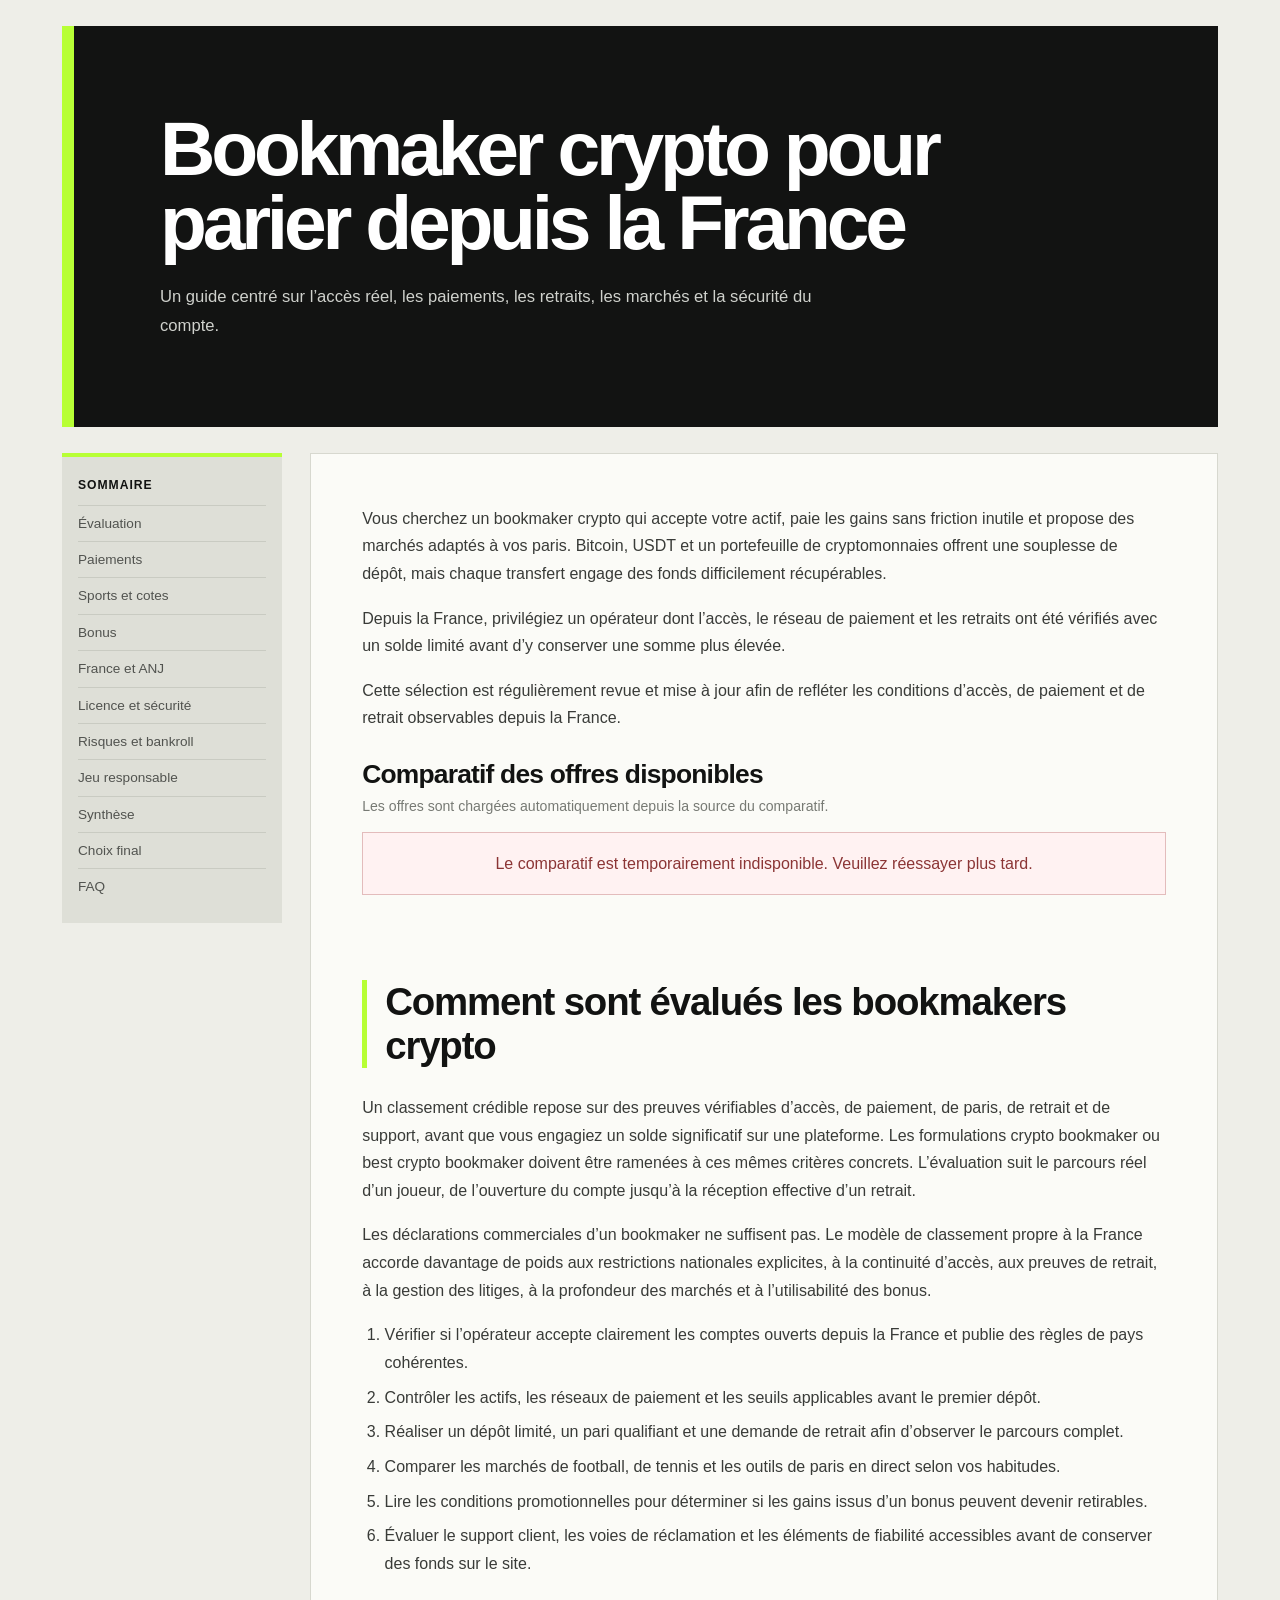
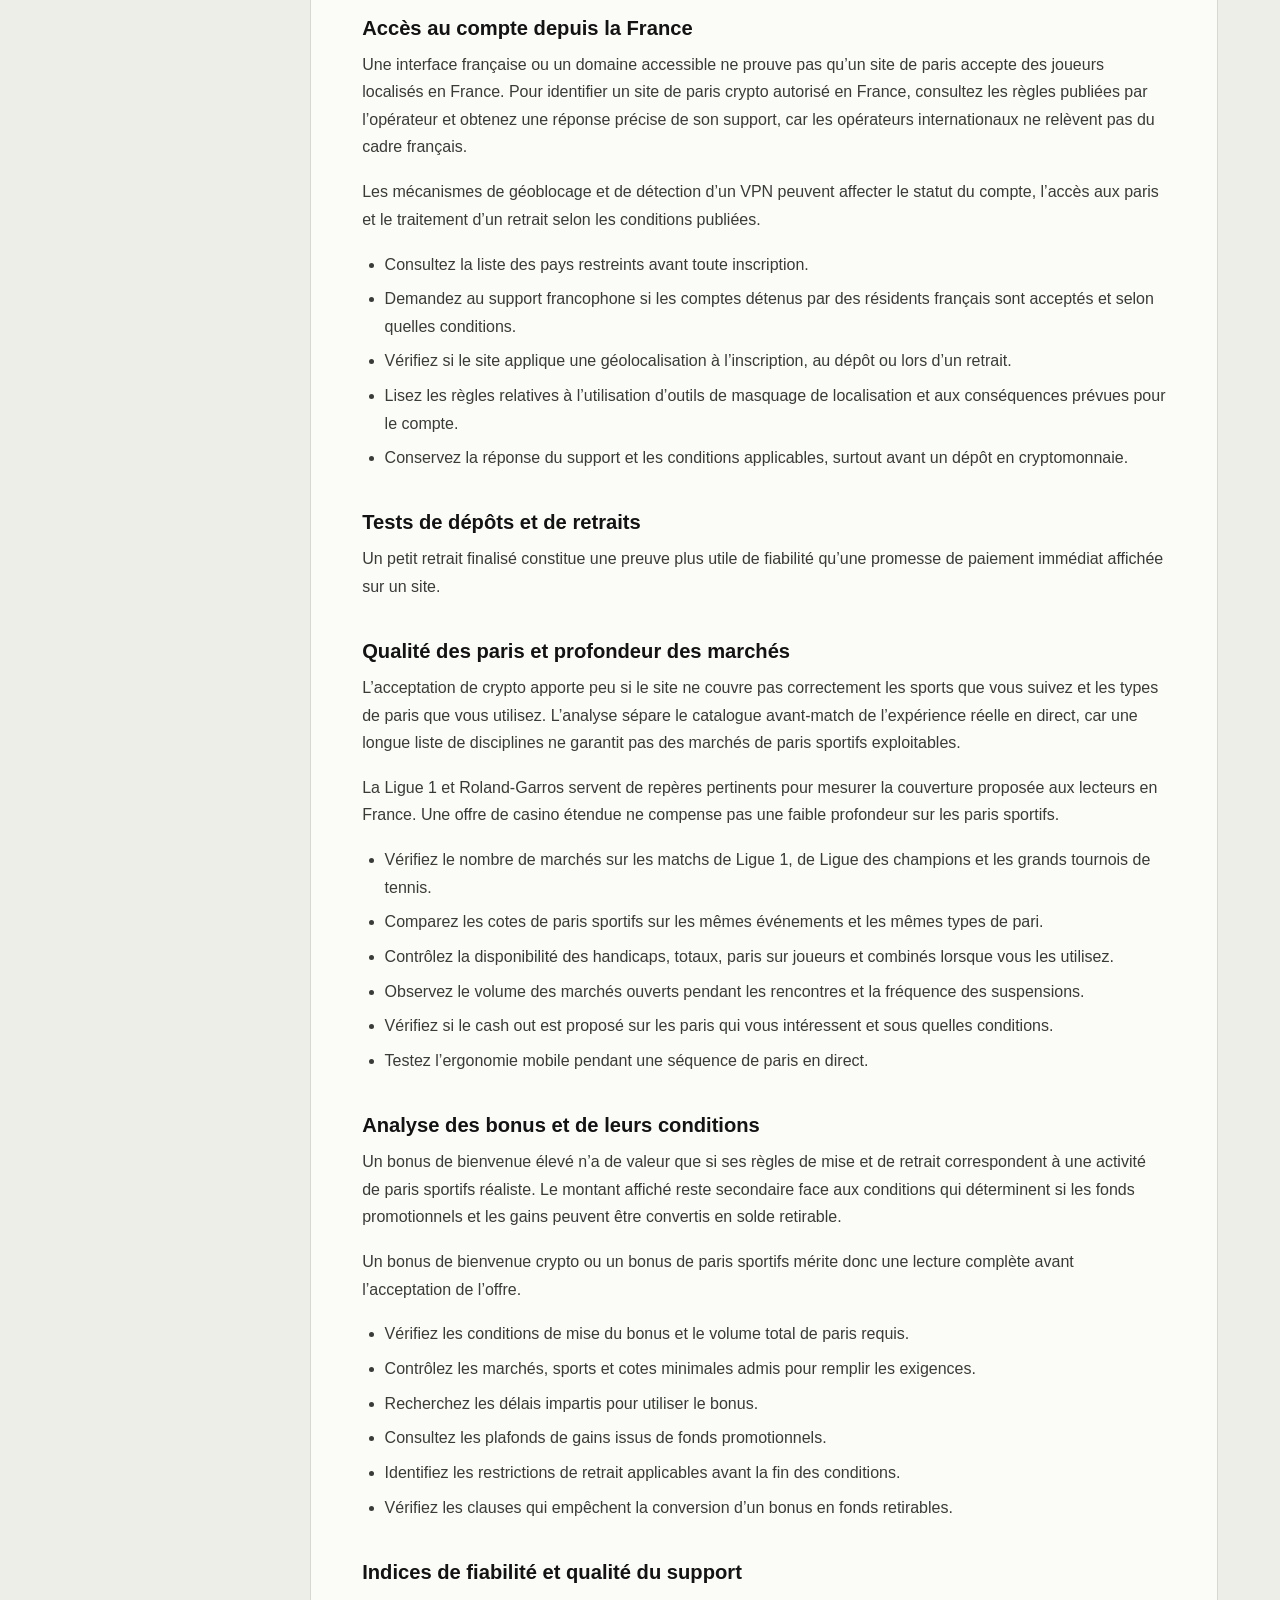
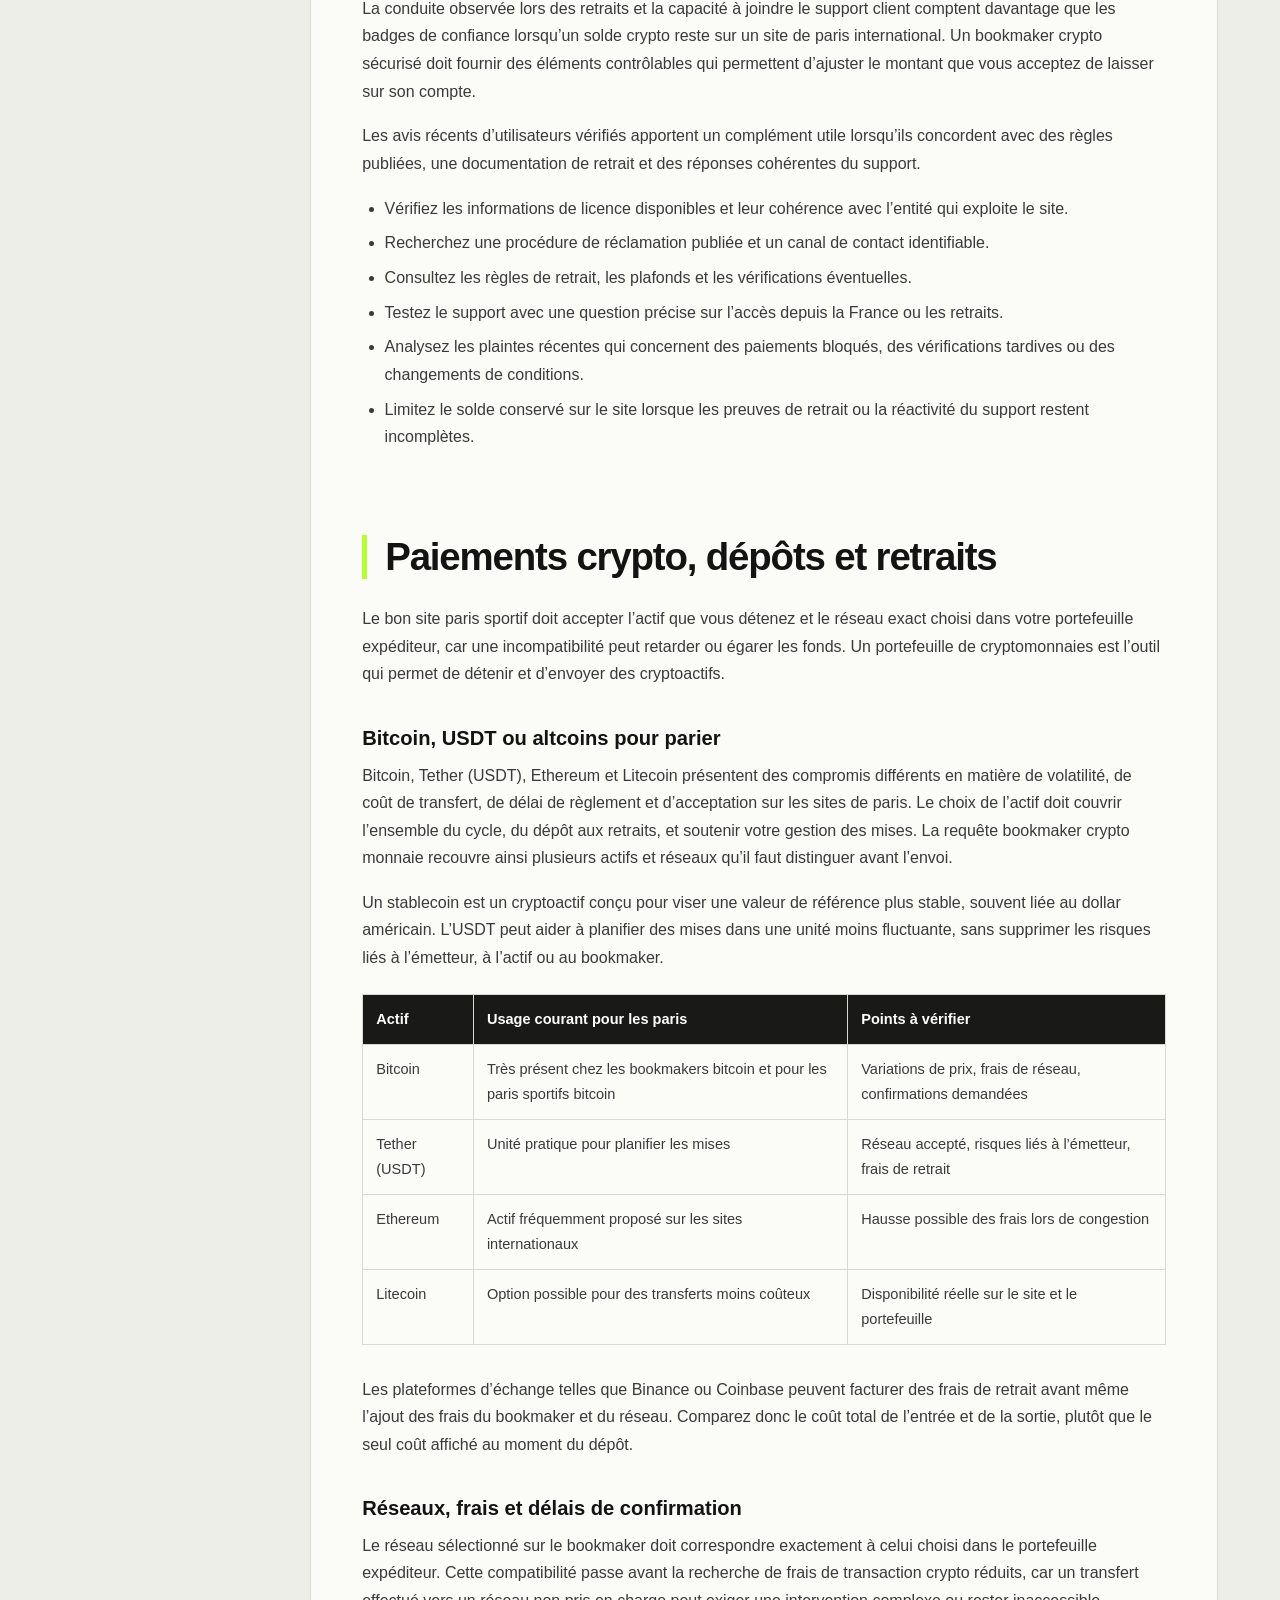
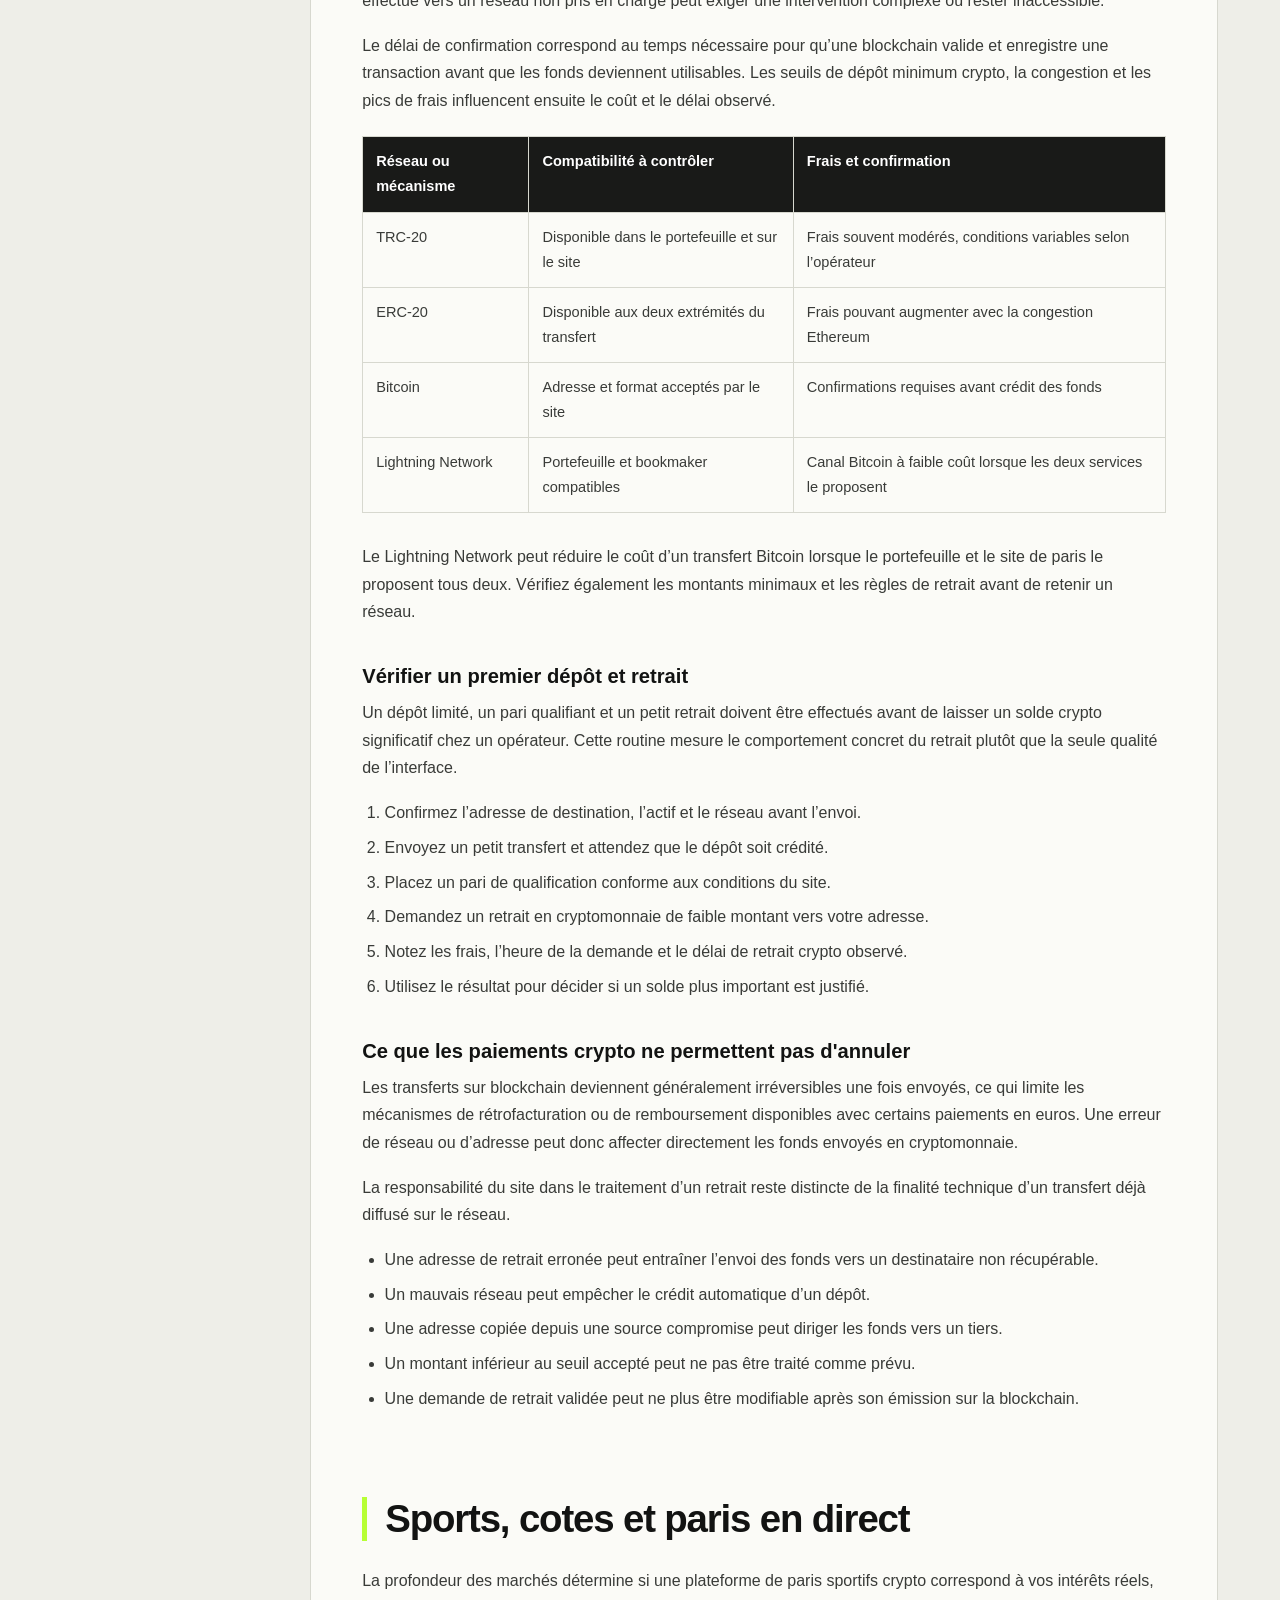
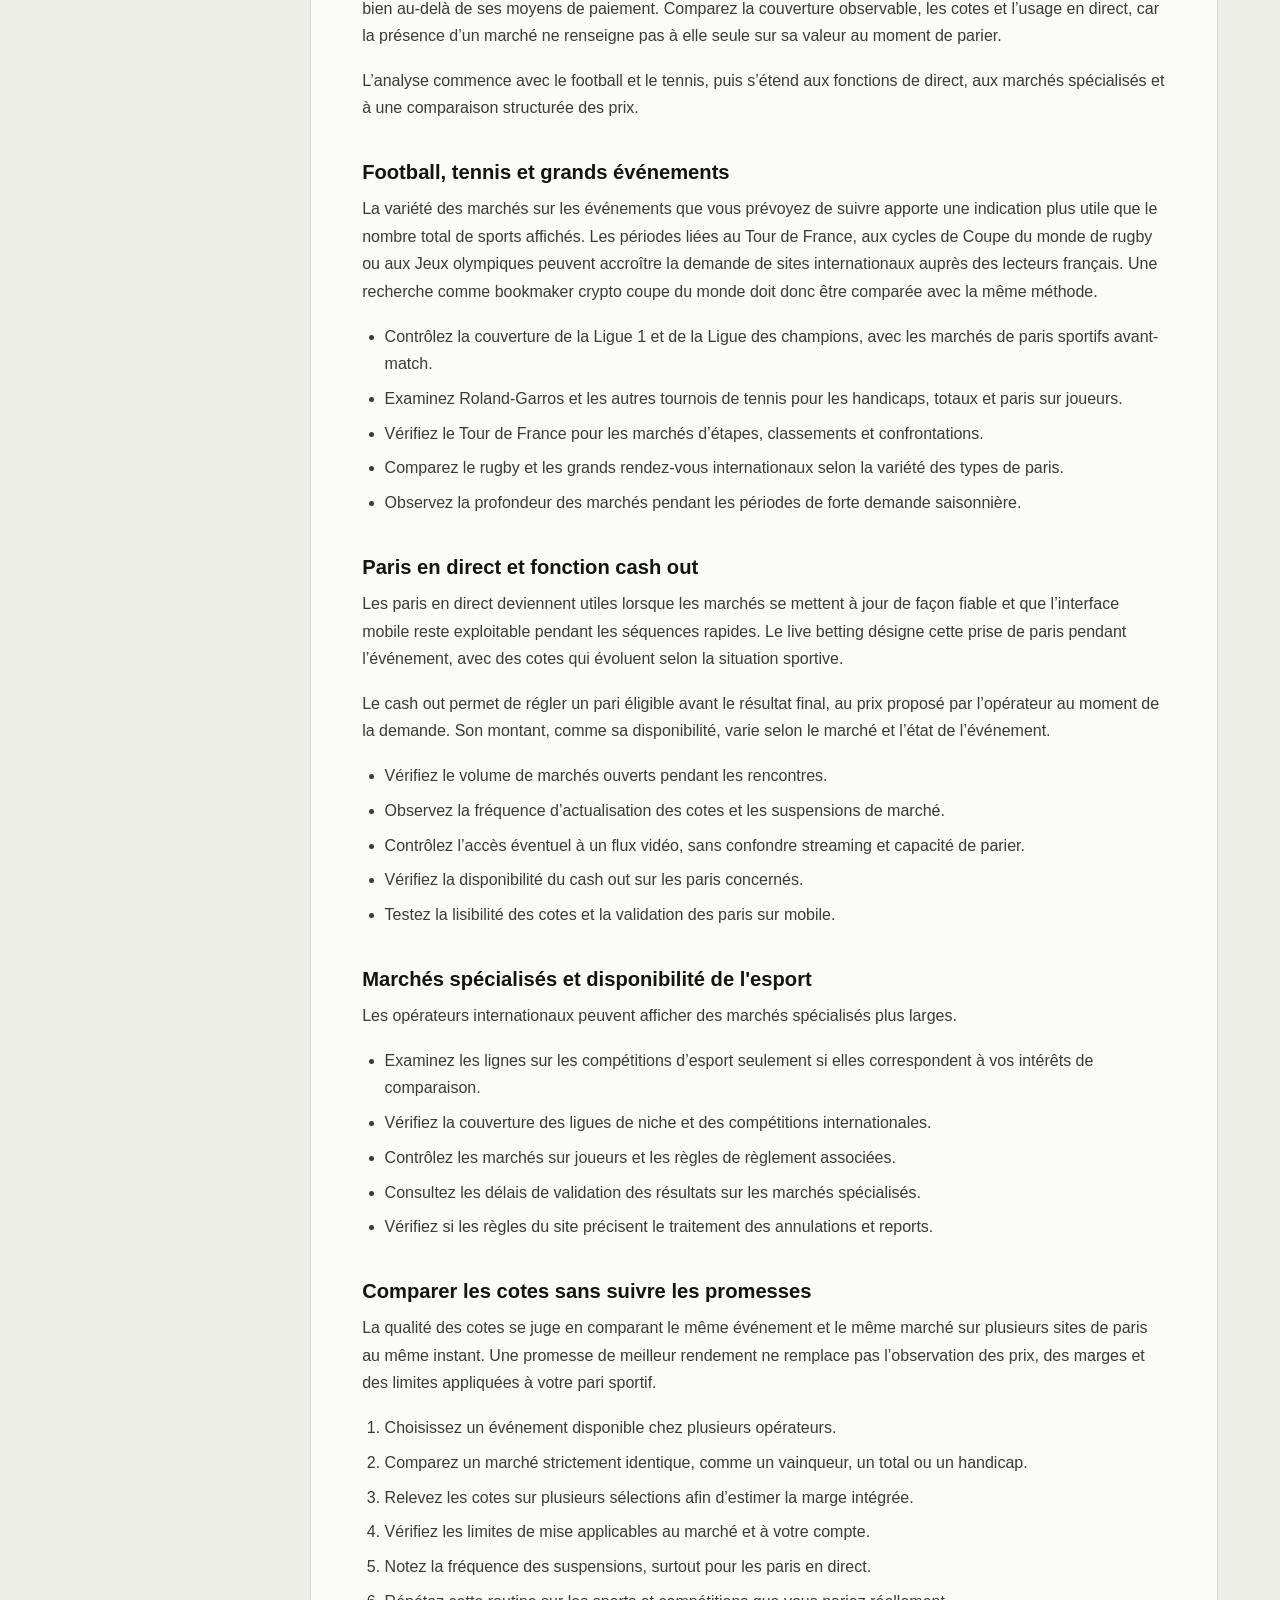
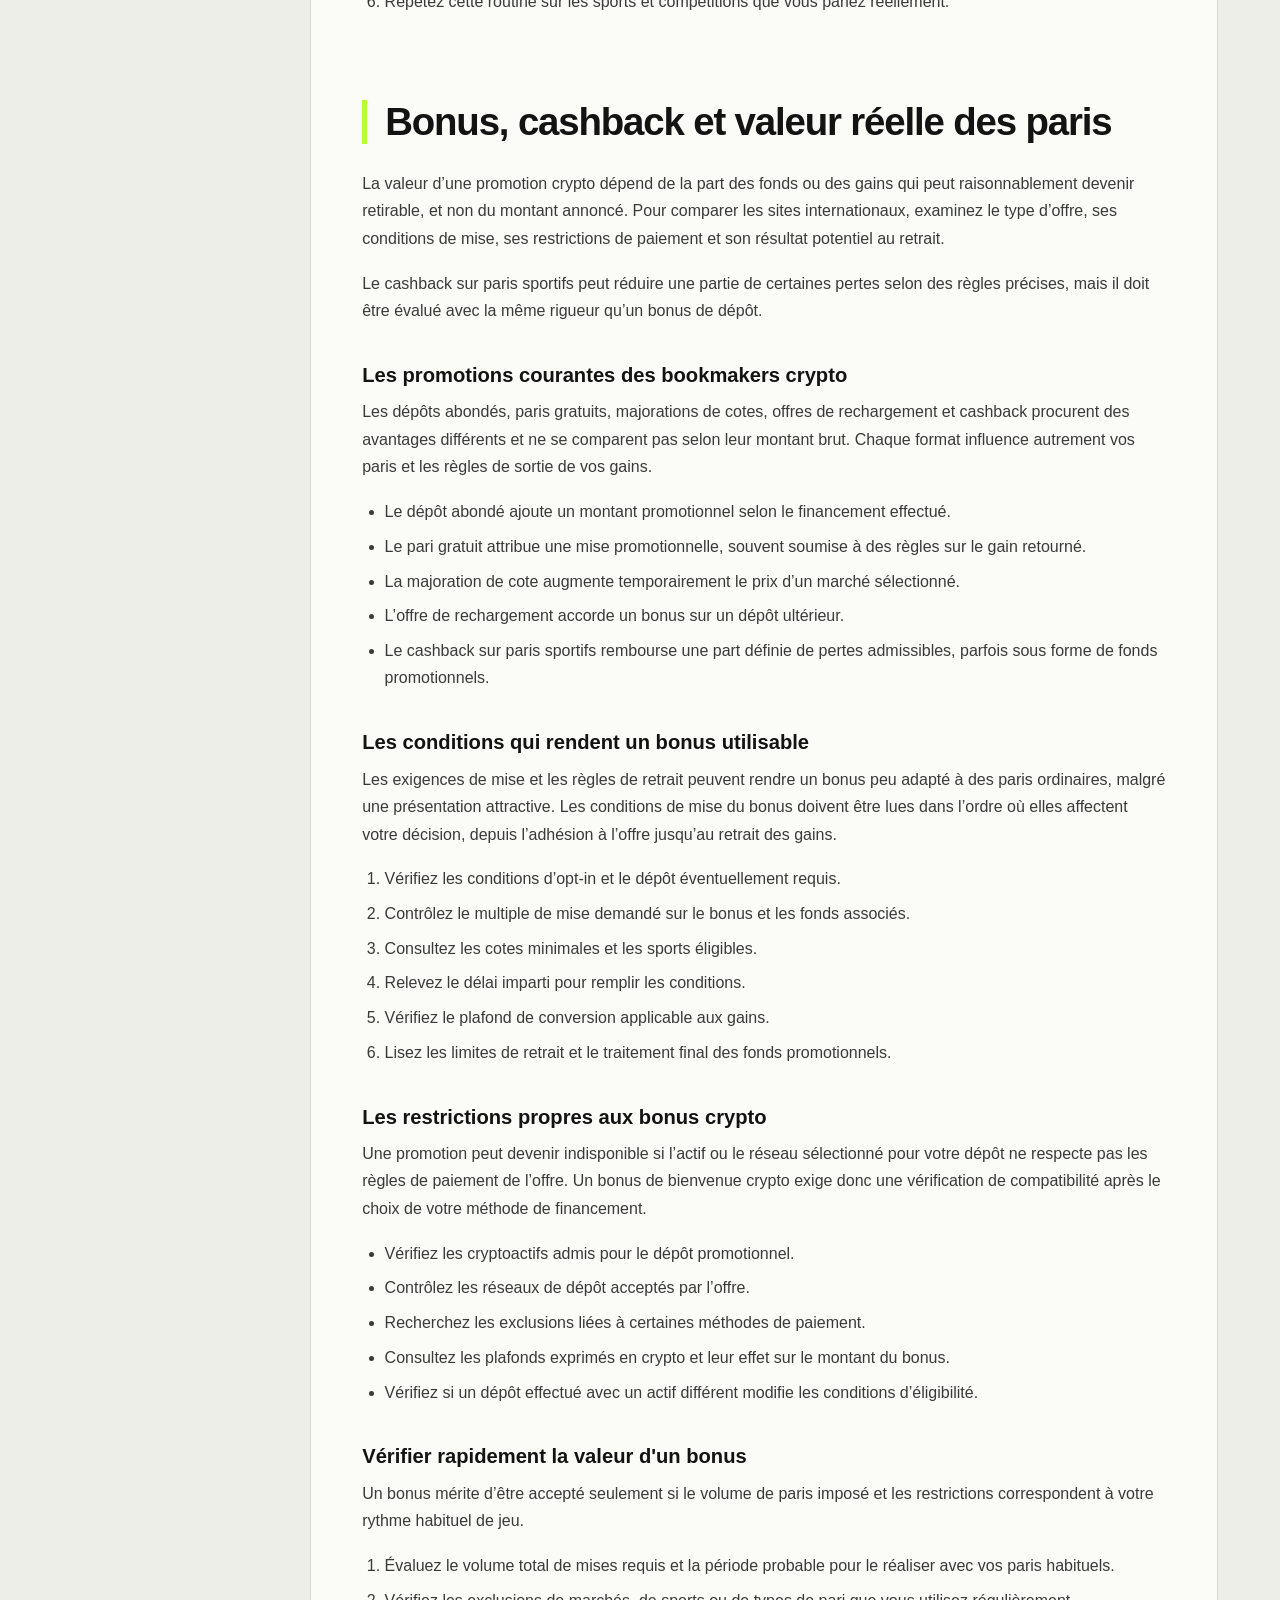
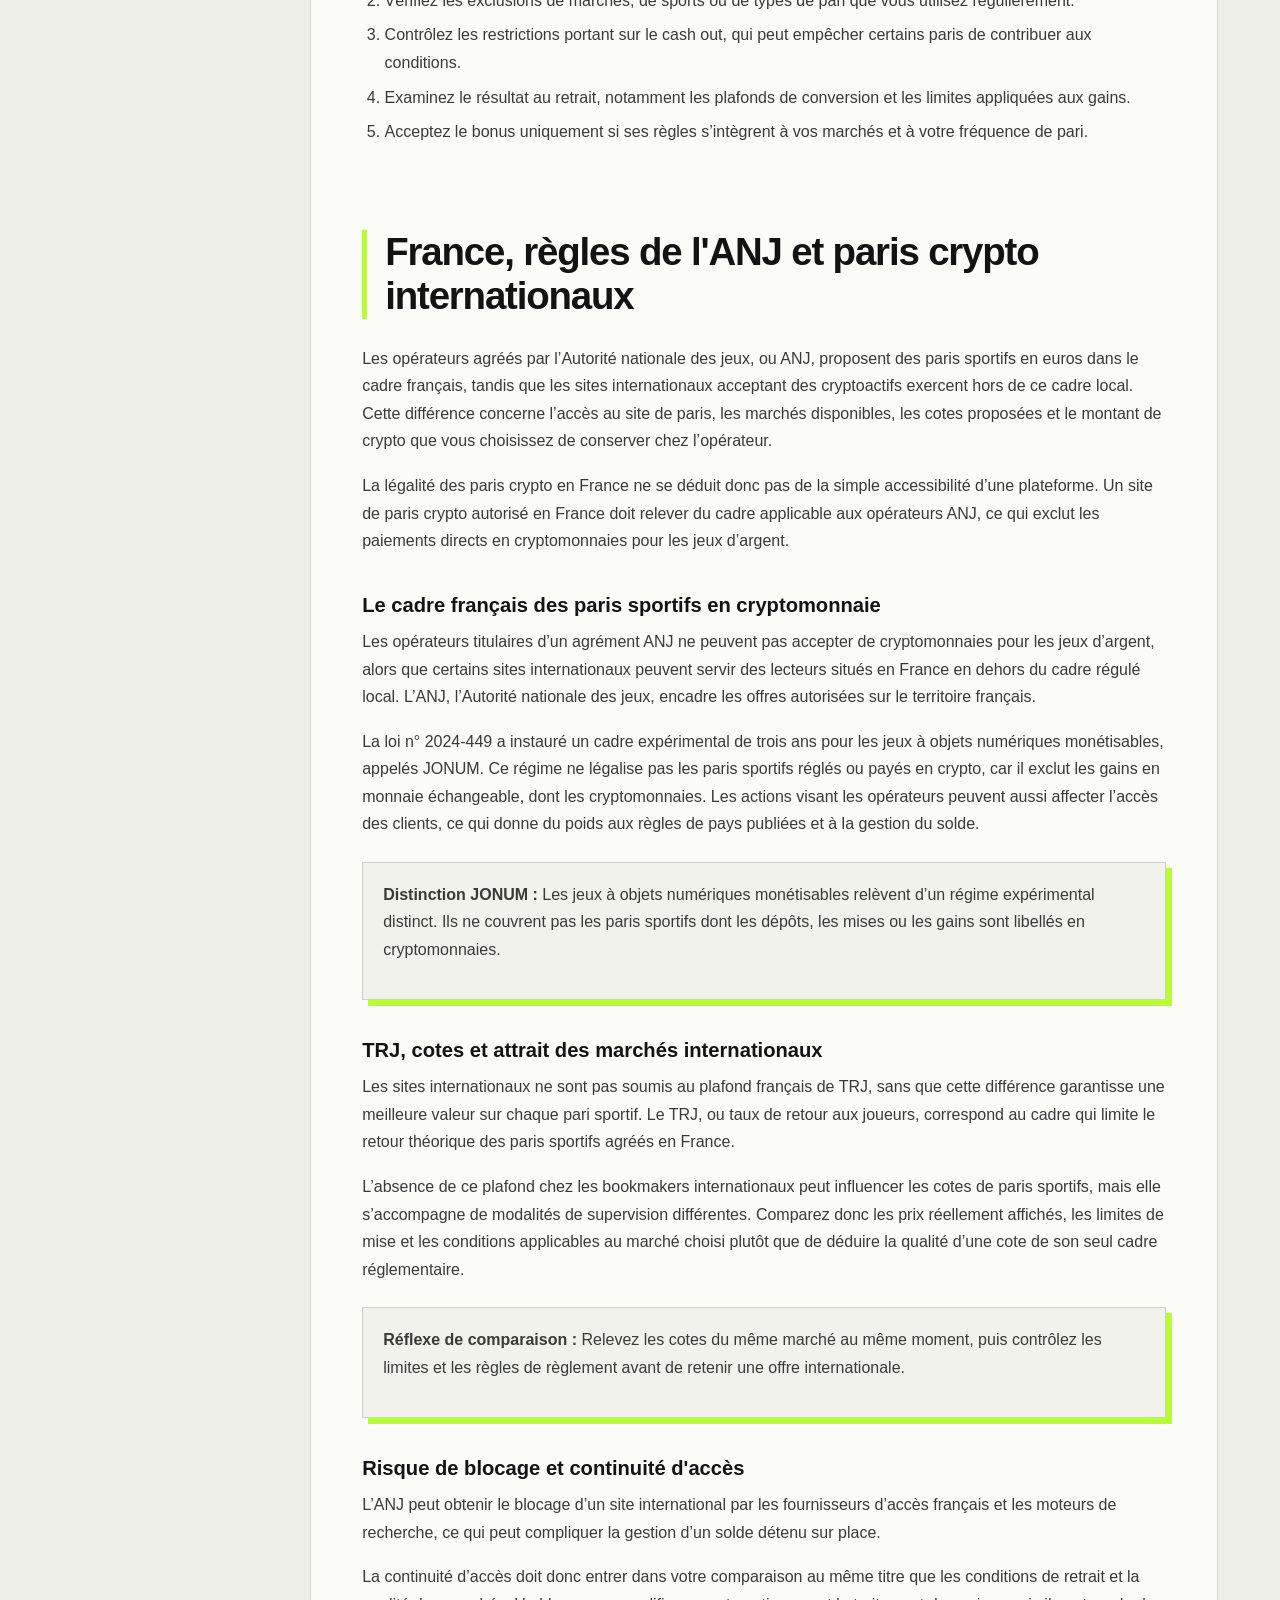
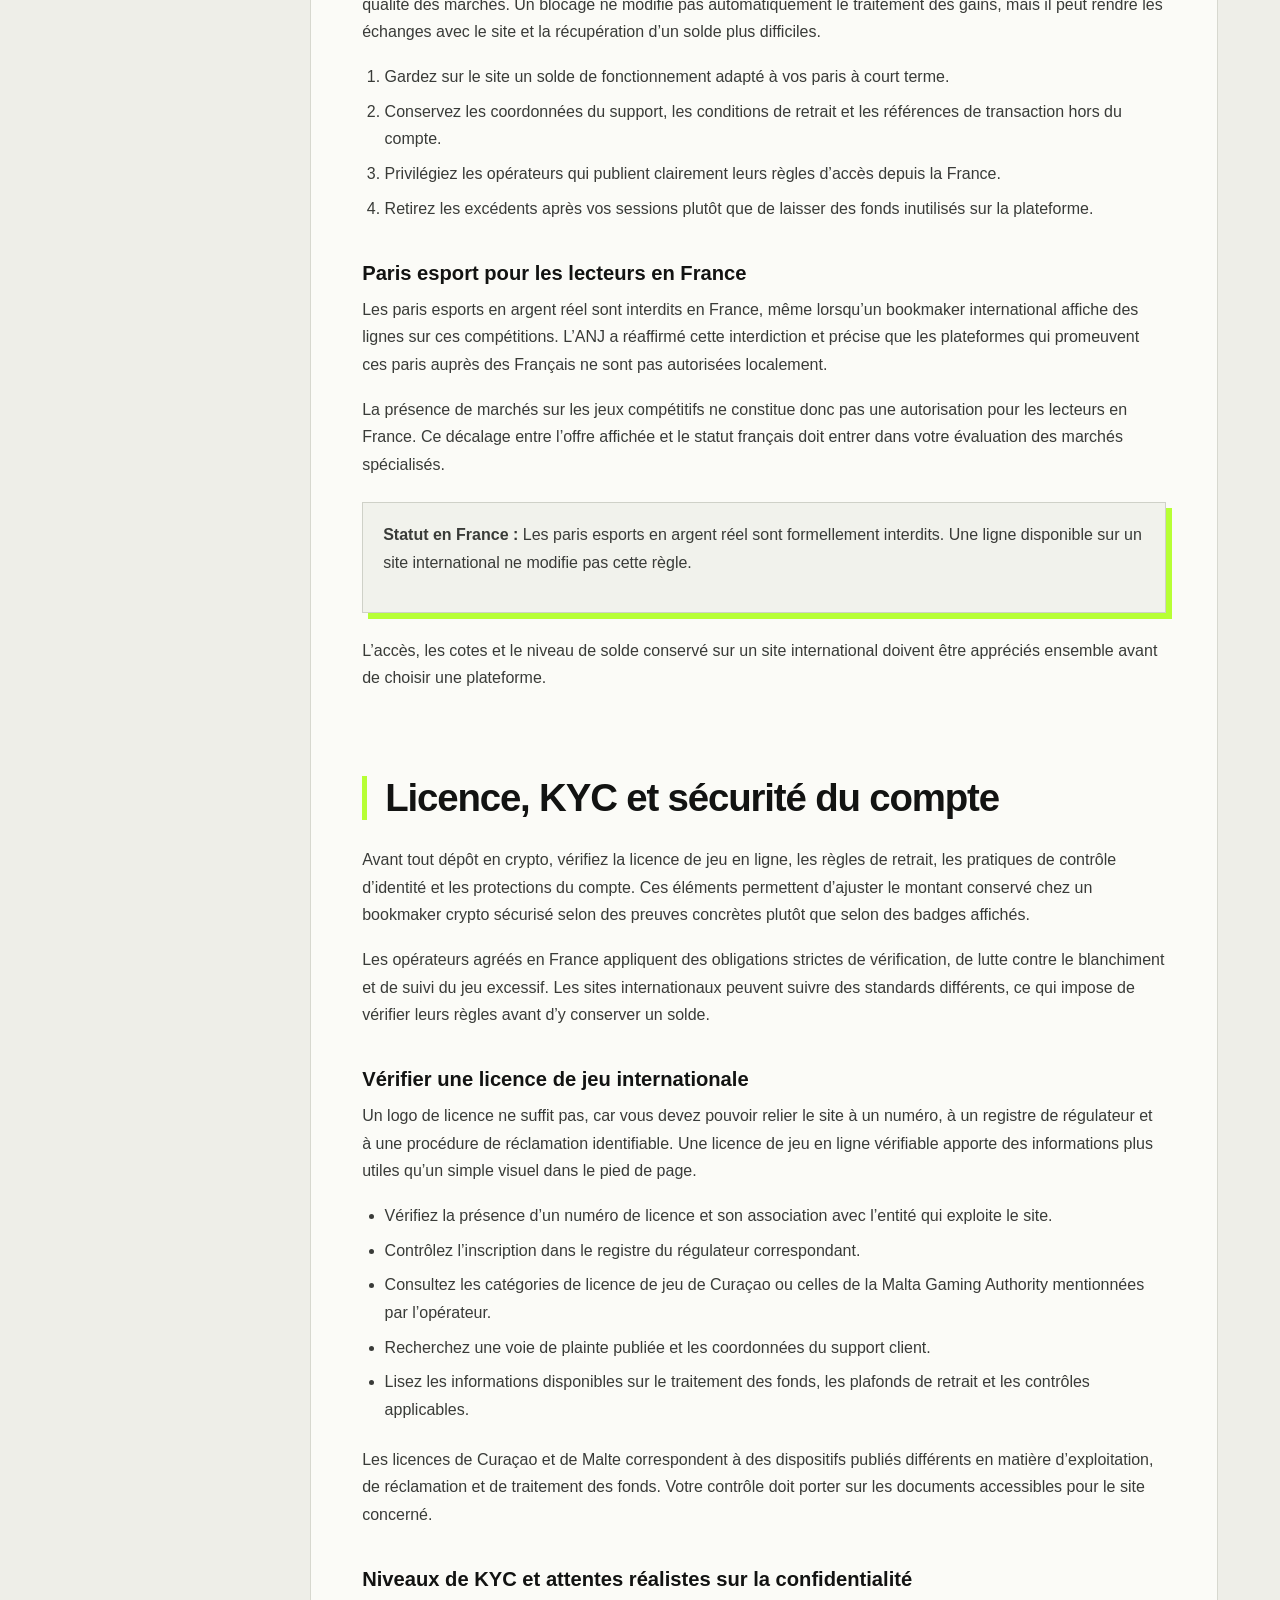
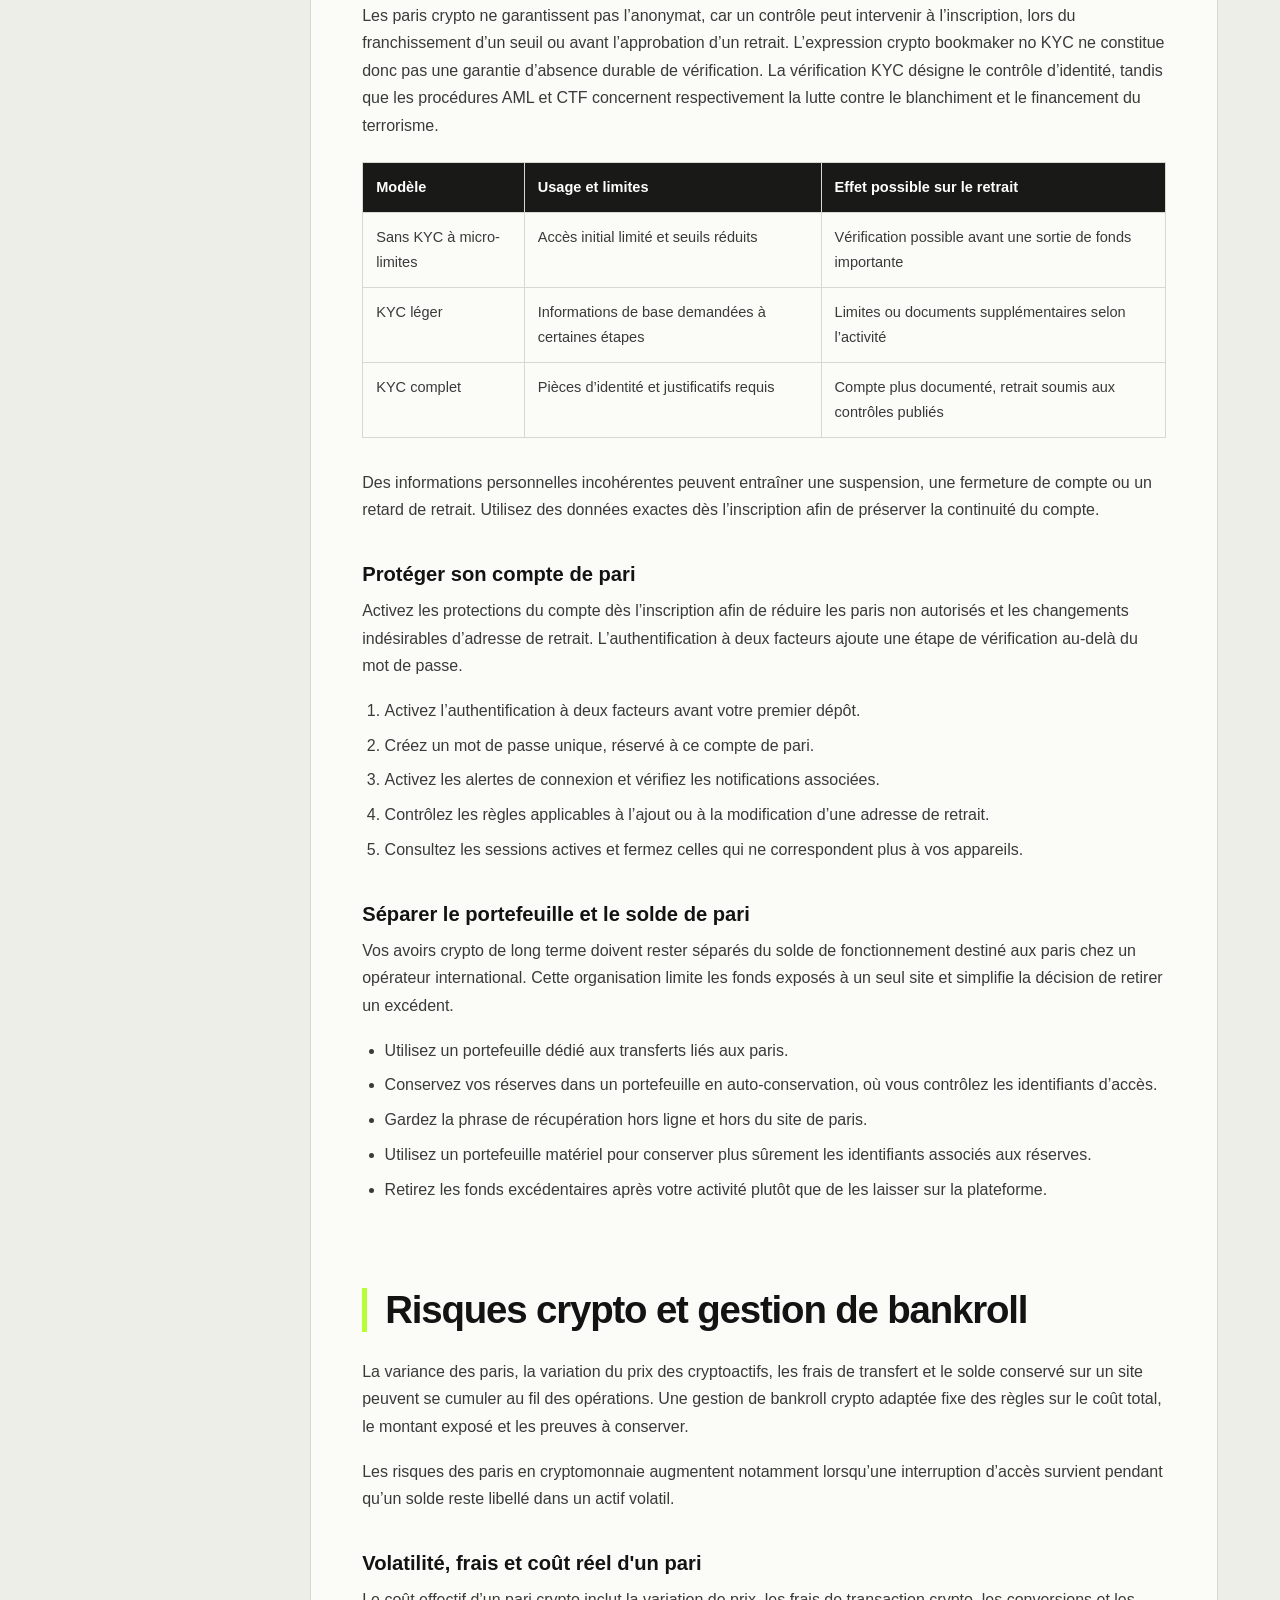
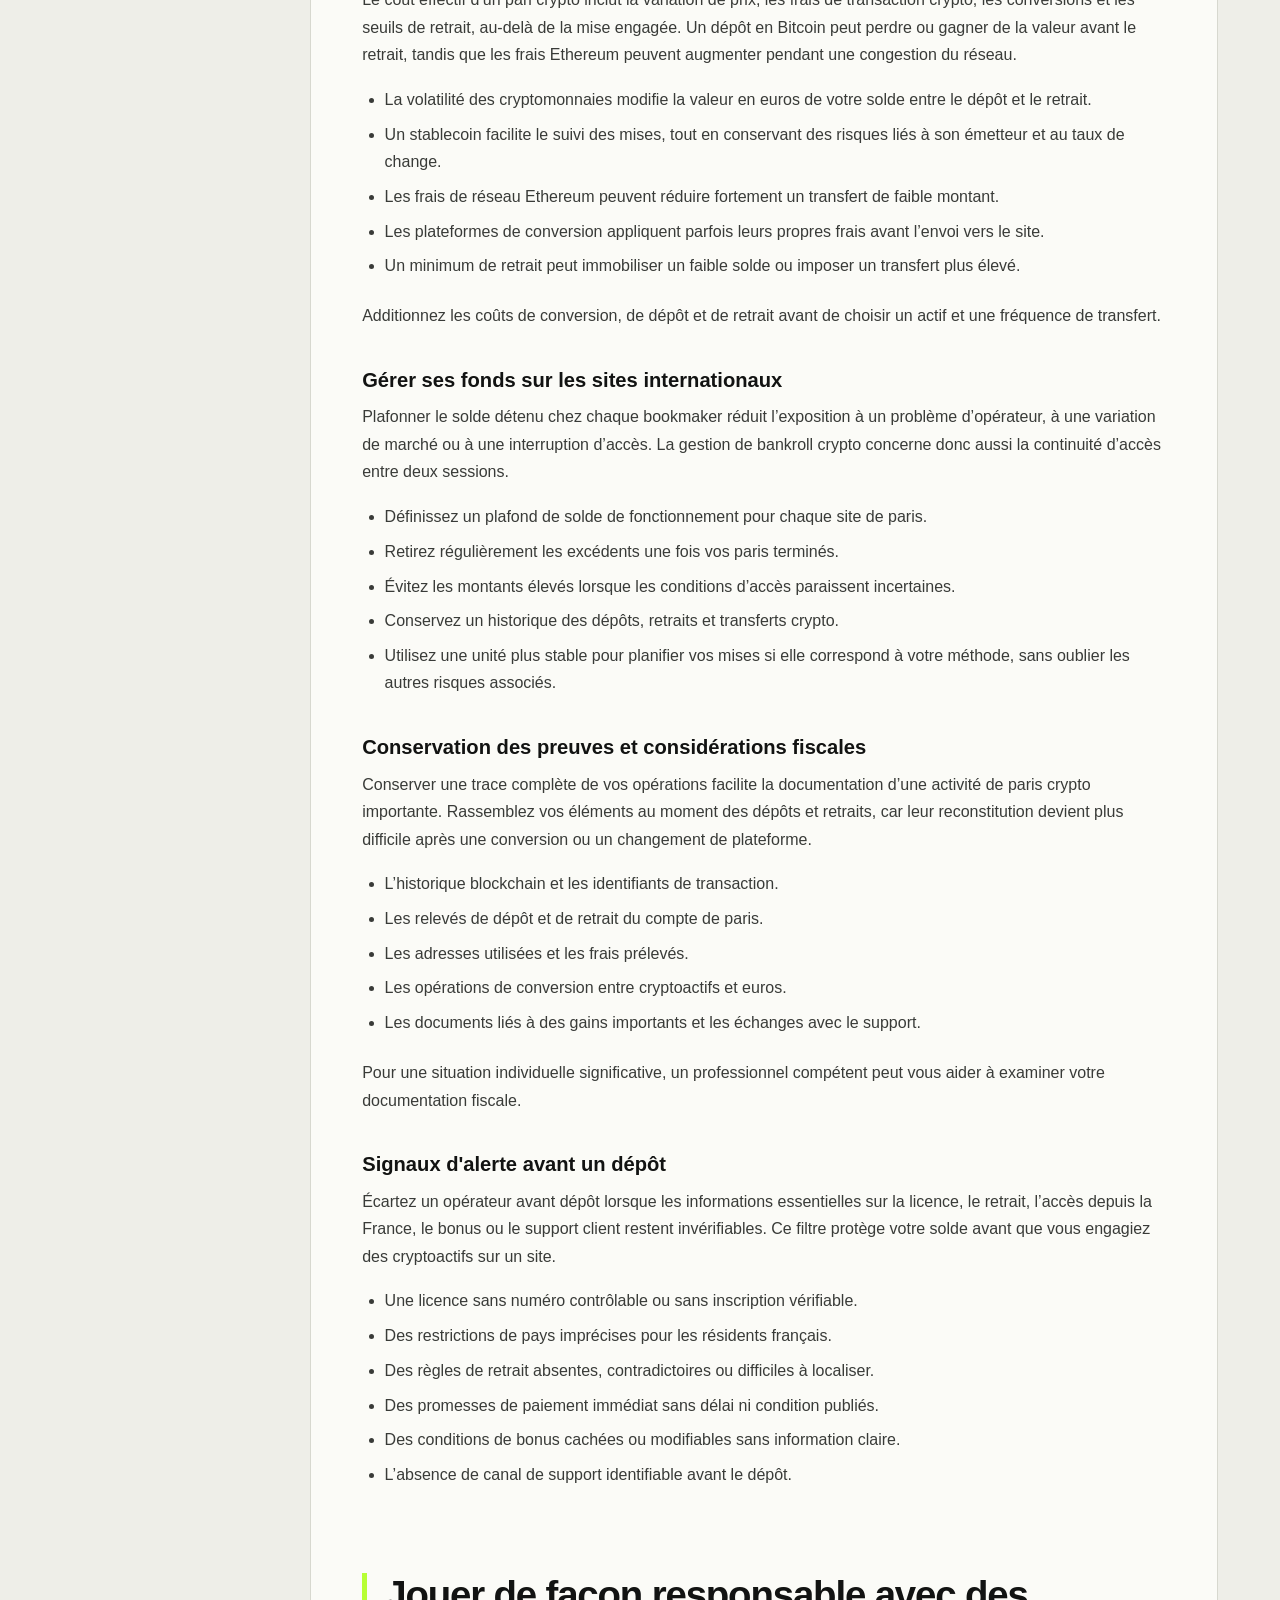
<file: index.html>
<!doctype html>
<html lang="fr">
<head>
<meta charset="utf-8">
<meta name="viewport" content="width=device-width,initial-scale=1">
<title>Bookmaker crypto pour parier depuis la France</title>
<meta name="description" content="Guide français sur les bookmakers crypto : paiements, retraits, réseaux, sports, bonus, cadre français, sécurité et gestion de bankroll.">
<meta name="theme-color" content="#121312">
<link rel="canonical" href="https://bookmaker-crypto.pages.dev/">
<meta property="og:type" content="article">
<meta property="og:title" content="Bookmaker crypto pour parier depuis la France">
<meta property="og:description" content="Guide français sur les bookmakers crypto : paiements, retraits, réseaux, sports, bonus, cadre français, sécurité et gestion de bankroll.">
<link rel="icon" href="favicon.ico" sizes="any">
<link rel="icon" type="image/png" href="favicon.png">
<link rel="stylesheet" href="assets/css/site.css">
<script type="application/ld+json">{"@context":"https://schema.org","@graph":[{"@type":"WebSite","@id":"https://bookmaker-crypto.pages.dev/#website","url":"https://bookmaker-crypto.pages.dev/","name":"Bookmaker crypto pour parier depuis la France","inLanguage":"fr-FR"},{"@type":"WebPage","@id":"https://bookmaker-crypto.pages.dev/#webpage","url":"https://bookmaker-crypto.pages.dev/","name":"Bookmaker crypto pour parier depuis la France","description":"Guide français sur les bookmakers crypto : paiements, retraits, réseaux, sports, bonus, cadre français, sécurité et gestion de bankroll.","inLanguage":"fr-FR","isPartOf":{"@id":"https://bookmaker-crypto.pages.dev/#website"}},{"@type":"Article","@id":"https://bookmaker-crypto.pages.dev/#article","url":"https://bookmaker-crypto.pages.dev/","headline":"Bookmaker crypto pour parier depuis la France","description":"Guide français sur les bookmakers crypto : paiements, retraits, réseaux, sports, bonus, cadre français, sécurité et gestion de bankroll.","inLanguage":"fr-FR","mainEntityOfPage":{"@id":"https://bookmaker-crypto.pages.dev/#webpage"}},{"@type":"FAQPage","@id":"https://bookmaker-crypto.pages.dev/#faq","url":"https://bookmaker-crypto.pages.dev/#questions-frequentes-sur-les-bookmakers-crypto","inLanguage":"fr-FR","mainEntity":[{"@type":"Question","name":"Que faire si une transaction crypto reste en attente ?","acceptedAnswer":{"@type":"Answer","text":"Vérifiez le statut sur la blockchain, le réseau utilisé et le délai de retrait crypto annoncé. Contactez ensuite le support avec l’identifiant de transaction si les confirmations ou le traitement interne restent bloqués."}},{"@type":"Question","name":"Un retrait peut-il être refusé après un pari gagnant ?","acceptedAnswer":{"@type":"Answer","text":"Oui, un retrait peut être refusé ou suspendu si les exigences KYC, les règles de bonus, la méthode de paiement ou les informations du compte ne sont pas respectées. Conservez les échanges avec le support."}},{"@type":"Question","name":"Peut-on modifier l'adresse de retrait après avoir demandé un paiement ?","acceptedAnswer":{"@type":"Answer","text":"La modification devient souvent impossible dès que le retrait en cryptomonnaie est traité ou diffusé sur la blockchain. Vérifiez l’adresse et le réseau avant validation, puis contactez rapidement le support si la demande reste en attente."}},{"@type":"Question","name":"Les gains en stablecoins restent-ils toujours stables en euros ?","acceptedAnswer":{"@type":"Answer","text":"Non, les gains en crypto monnaie stable suivent généralement une devise de référence, tandis que leur valeur en euros dépend aussi du taux de conversion et des risques liés à l’émetteur."}},{"@type":"Question","name":"Que faut-il conserver après un retrait crypto important ?","acceptedAnswer":{"@type":"Answer","text":"Conservez l’identifiant de transaction, l’historique du compte, l’adresse de destination, les frais, les conversions éventuelles et les échanges avec le support. Ces pièces documentent vos dépôts et retraits ainsi que vos gains."}}]}]}</script>
</head>
<body>
<a class="skip-link" href="#content">Aller au contenu</a>
<main>
<section class="hero">
<h1>Bookmaker crypto pour parier depuis la France</h1>
<p>Un guide centré sur l’accès réel, les paiements, les retraits, les marchés et la sécurité du compte.</p>
</section>
<div class="layout">
<aside class="toc" aria-label="Sommaire"><div class="toc-title">Sommaire</div><a href="#comment-sont-evalues-les-bookmakers-crypto">Évaluation</a><a href="#paiements-crypto-depots-et-retraits">Paiements</a><a href="#sports-cotes-et-paris-en-direct">Sports et cotes</a><a href="#bonus-cashback-et-valeur-reelle-des-paris">Bonus</a><a href="#france-regles-de-l-anj-et-paris-crypto-internationaux">France et ANJ</a><a href="#licence-kyc-et-securite-du-compte">Licence et sécurité</a><a href="#risques-crypto-et-gestion-de-bankroll">Risques et bankroll</a><a href="#jouer-de-facon-responsable-avec-des-cryptomonnaies">Jeu responsable</a><a href="#les-points-essentiels-avant-de-choisir">Synthèse</a><a href="#choisir-un-bookmaker-crypto-adapte-depuis-la-france">Choix final</a><a href="#questions-frequentes-sur-les-bookmakers-crypto">FAQ</a></aside>
<article id="content" class="article">
<p>Vous cherchez un bookmaker crypto qui accepte votre actif, paie les gains sans friction inutile et propose des marchés adaptés à vos paris. Bitcoin, USDT et un portefeuille de cryptomonnaies offrent une souplesse de dépôt, mais chaque transfert engage des fonds difficilement récupérables.</p>
<p>Depuis la France, privilégiez un opérateur dont l’accès, le réseau de paiement et les retraits ont été vérifiés avec un solde limité avant d’y conserver une somme plus élevée.</p>
<p>Cette sélection est régulièrement revue et mise à jour afin de refléter les conditions d’accès, de paiement et de retrait observables depuis la France.</p>

<section aria-labelledby="offers-title" class="offers">
<div class="offers-title-row">
<h2 id="offers-title">Comparatif des offres disponibles</h2>
<p>Les offres sont chargées automatiquement depuis la source du comparatif.</p>
</div>
<div aria-live="polite" class="offer-grid" id="affiliate-table">
<div class="offer-card skeleton-card"><div class="skeleton logo-s"></div><div class="skeleton name-s"></div><div class="skeleton bonus-s"></div><div class="skeleton button-s"></div></div>
<div class="offer-card skeleton-card"><div class="skeleton logo-s"></div><div class="skeleton name-s"></div><div class="skeleton bonus-s"></div><div class="skeleton button-s"></div></div>
<div class="offer-card skeleton-card"><div class="skeleton logo-s"></div><div class="skeleton name-s"></div><div class="skeleton bonus-s"></div><div class="skeleton button-s"></div></div>
</div>
</section>
<h2 id="comment-sont-evalues-les-bookmakers-crypto">Comment sont évalués les bookmakers crypto</h2>
<p>Un classement crédible repose sur des preuves vérifiables d’accès, de paiement, de paris, de retrait et de support, avant que vous engagiez un solde significatif sur une plateforme. Les formulations crypto bookmaker ou best crypto bookmaker doivent être ramenées à ces mêmes critères concrets. L’évaluation suit le parcours réel d’un joueur, de l’ouverture du compte jusqu’à la réception effective d’un retrait.</p>
<p>Les déclarations commerciales d’un bookmaker ne suffisent pas. Le modèle de classement propre à la France accorde davantage de poids aux restrictions nationales explicites, à la continuité d’accès, aux preuves de retrait, à la gestion des litiges, à la profondeur des marchés et à l’utilisabilité des bonus.</p>
<ol>
<li>Vérifier si l’opérateur accepte clairement les comptes ouverts depuis la France et publie des règles de pays cohérentes.</li>
<li>Contrôler les actifs, les réseaux de paiement et les seuils applicables avant le premier dépôt.</li>
<li>Réaliser un dépôt limité, un pari qualifiant et une demande de retrait afin d’observer le parcours complet.</li>
<li>Comparer les marchés de football, de tennis et les outils de paris en direct selon vos habitudes.</li>
<li>Lire les conditions promotionnelles pour déterminer si les gains issus d’un bonus peuvent devenir retirables.</li>
<li>Évaluer le support client, les voies de réclamation et les éléments de fiabilité accessibles avant de conserver des fonds sur le site.</li>
</ol>
<h3 id="acces-au-compte-depuis-la-france">Accès au compte depuis la France</h3>
<p>Une interface française ou un domaine accessible ne prouve pas qu’un site de paris accepte des joueurs localisés en France. Pour identifier un site de paris crypto autorisé en France, consultez les règles publiées par l’opérateur et obtenez une réponse précise de son support, car les opérateurs internationaux ne relèvent pas du cadre français.</p>
<p>Les mécanismes de géoblocage et de détection d’un VPN peuvent affecter le statut du compte, l’accès aux paris et le traitement d’un retrait selon les conditions publiées.</p>
<ul>
<li>Consultez la liste des pays restreints avant toute inscription.</li>
<li>Demandez au support francophone si les comptes détenus par des résidents français sont acceptés et selon quelles conditions.</li>
<li>Vérifiez si le site applique une géolocalisation à l’inscription, au dépôt ou lors d’un retrait.</li>
<li>Lisez les règles relatives à l’utilisation d’outils de masquage de localisation et aux conséquences prévues pour le compte.</li>
<li>Conservez la réponse du support et les conditions applicables, surtout avant un dépôt en cryptomonnaie.</li>
</ul>
<h3 id="tests-de-depots-et-de-retraits">Tests de dépôts et de retraits</h3>
<p>Un petit retrait finalisé constitue une preuve plus utile de fiabilité qu’une promesse de paiement immédiat affichée sur un site.</p>
<h3 id="qualite-des-paris-et-profondeur-des-marches">Qualité des paris et profondeur des marchés</h3>
<p>L’acceptation de crypto apporte peu si le site ne couvre pas correctement les sports que vous suivez et les types de paris que vous utilisez. L’analyse sépare le catalogue avant-match de l’expérience réelle en direct, car une longue liste de disciplines ne garantit pas des marchés de paris sportifs exploitables.</p>
<p>La Ligue 1 et Roland-Garros servent de repères pertinents pour mesurer la couverture proposée aux lecteurs en France. Une offre de casino étendue ne compense pas une faible profondeur sur les paris sportifs.</p>
<ul>
<li>Vérifiez le nombre de marchés sur les matchs de Ligue 1, de Ligue des champions et les grands tournois de tennis.</li>
<li>Comparez les cotes de paris sportifs sur les mêmes événements et les mêmes types de pari.</li>
<li>Contrôlez la disponibilité des handicaps, totaux, paris sur joueurs et combinés lorsque vous les utilisez.</li>
<li>Observez le volume des marchés ouverts pendant les rencontres et la fréquence des suspensions.</li>
<li>Vérifiez si le cash out est proposé sur les paris qui vous intéressent et sous quelles conditions.</li>
<li>Testez l’ergonomie mobile pendant une séquence de paris en direct.</li>
</ul>
<h3 id="analyse-des-bonus-et-de-leurs-conditions">Analyse des bonus et de leurs conditions</h3>
<p>Un bonus de bienvenue élevé n’a de valeur que si ses règles de mise et de retrait correspondent à une activité de paris sportifs réaliste. Le montant affiché reste secondaire face aux conditions qui déterminent si les fonds promotionnels et les gains peuvent être convertis en solde retirable.</p>
<p>Un bonus de bienvenue crypto ou un bonus de paris sportifs mérite donc une lecture complète avant l’acceptation de l’offre.</p>
<ul>
<li>Vérifiez les conditions de mise du bonus et le volume total de paris requis.</li>
<li>Contrôlez les marchés, sports et cotes minimales admis pour remplir les exigences.</li>
<li>Recherchez les délais impartis pour utiliser le bonus.</li>
<li>Consultez les plafonds de gains issus de fonds promotionnels.</li>
<li>Identifiez les restrictions de retrait applicables avant la fin des conditions.</li>
<li>Vérifiez les clauses qui empêchent la conversion d’un bonus en fonds retirables.</li>
</ul>
<h3 id="indices-de-fiabilite-et-qualite-du-support">Indices de fiabilité et qualité du support</h3>
<p>La conduite observée lors des retraits et la capacité à joindre le support client comptent davantage que les badges de confiance lorsqu’un solde crypto reste sur un site de paris international. Un bookmaker crypto sécurisé doit fournir des éléments contrôlables qui permettent d’ajuster le montant que vous acceptez de laisser sur son compte.</p>
<p>Les avis récents d’utilisateurs vérifiés apportent un complément utile lorsqu’ils concordent avec des règles publiées, une documentation de retrait et des réponses cohérentes du support.</p>
<ul>
<li>Vérifiez les informations de licence disponibles et leur cohérence avec l’entité qui exploite le site.</li>
<li>Recherchez une procédure de réclamation publiée et un canal de contact identifiable.</li>
<li>Consultez les règles de retrait, les plafonds et les vérifications éventuelles.</li>
<li>Testez le support avec une question précise sur l’accès depuis la France ou les retraits.</li>
<li>Analysez les plaintes récentes qui concernent des paiements bloqués, des vérifications tardives ou des changements de conditions.</li>
<li>Limitez le solde conservé sur le site lorsque les preuves de retrait ou la réactivité du support restent incomplètes.</li>
</ul>
<h2 id="paiements-crypto-depots-et-retraits">Paiements crypto, dépôts et retraits</h2>
<p>Le bon site paris sportif doit accepter l’actif que vous détenez et le réseau exact choisi dans votre portefeuille expéditeur, car une incompatibilité peut retarder ou égarer les fonds. Un portefeuille de cryptomonnaies est l’outil qui permet de détenir et d’envoyer des cryptoactifs.</p>
<h3 id="bitcoin-usdt-ou-altcoins-pour-parier">Bitcoin, USDT ou altcoins pour parier</h3>
<p>Bitcoin, Tether (USDT), Ethereum et Litecoin présentent des compromis différents en matière de volatilité, de coût de transfert, de délai de règlement et d’acceptation sur les sites de paris. Le choix de l’actif doit couvrir l’ensemble du cycle, du dépôt aux retraits, et soutenir votre gestion des mises. La requête bookmaker crypto monnaie recouvre ainsi plusieurs actifs et réseaux qu’il faut distinguer avant l’envoi.</p>
<p>Un stablecoin est un cryptoactif conçu pour viser une valeur de référence plus stable, souvent liée au dollar américain. L’USDT peut aider à planifier des mises dans une unité moins fluctuante, sans supprimer les risques liés à l’émetteur, à l’actif ou au bookmaker.</p>
<table>
<thead>
<tr>
<th>Actif</th>
<th>Usage courant pour les paris</th>
<th>Points à vérifier</th>
</tr>
</thead>
<tbody>
<tr>
<td>Bitcoin</td>
<td>Très présent chez les bookmakers bitcoin et pour les paris sportifs bitcoin</td>
<td>Variations de prix, frais de réseau, confirmations demandées</td>
</tr>
<tr>
<td>Tether (USDT)</td>
<td>Unité pratique pour planifier les mises</td>
<td>Réseau accepté, risques liés à l’émetteur, frais de retrait</td>
</tr>
<tr>
<td>Ethereum</td>
<td>Actif fréquemment proposé sur les sites internationaux</td>
<td>Hausse possible des frais lors de congestion</td>
</tr>
<tr>
<td>Litecoin</td>
<td>Option possible pour des transferts moins coûteux</td>
<td>Disponibilité réelle sur le site et le portefeuille</td>
</tr>
</tbody>
</table>
<p>Les plateformes d’échange telles que Binance ou Coinbase peuvent facturer des frais de retrait avant même l’ajout des frais du bookmaker et du réseau. Comparez donc le coût total de l’entrée et de la sortie, plutôt que le seul coût affiché au moment du dépôt.</p>
<h3 id="reseaux-frais-et-delais-de-confirmation">Réseaux, frais et délais de confirmation</h3>
<p>Le réseau sélectionné sur le bookmaker doit correspondre exactement à celui choisi dans le portefeuille expéditeur. Cette compatibilité passe avant la recherche de frais de transaction crypto réduits, car un transfert effectué vers un réseau non pris en charge peut exiger une intervention complexe ou rester inaccessible.</p>
<p>Le délai de confirmation correspond au temps nécessaire pour qu’une blockchain valide et enregistre une transaction avant que les fonds deviennent utilisables. Les seuils de dépôt minimum crypto, la congestion et les pics de frais influencent ensuite le coût et le délai observé.</p>
<table>
<thead>
<tr>
<th>Réseau ou mécanisme</th>
<th>Compatibilité à contrôler</th>
<th>Frais et confirmation</th>
</tr>
</thead>
<tbody>
<tr>
<td>TRC-20</td>
<td>Disponible dans le portefeuille et sur le site</td>
<td>Frais souvent modérés, conditions variables selon l’opérateur</td>
</tr>
<tr>
<td>ERC-20</td>
<td>Disponible aux deux extrémités du transfert</td>
<td>Frais pouvant augmenter avec la congestion Ethereum</td>
</tr>
<tr>
<td>Bitcoin</td>
<td>Adresse et format acceptés par le site</td>
<td>Confirmations requises avant crédit des fonds</td>
</tr>
<tr>
<td>Lightning Network</td>
<td>Portefeuille et bookmaker compatibles</td>
<td>Canal Bitcoin à faible coût lorsque les deux services le proposent</td>
</tr>
</tbody>
</table>
<p>Le Lightning Network peut réduire le coût d’un transfert Bitcoin lorsque le portefeuille et le site de paris le proposent tous deux. Vérifiez également les montants minimaux et les règles de retrait avant de retenir un réseau.</p>
<h3 id="verifier-un-premier-depot-et-retrait">Vérifier un premier dépôt et retrait</h3>
<p>Un dépôt limité, un pari qualifiant et un petit retrait doivent être effectués avant de laisser un solde crypto significatif chez un opérateur. Cette routine mesure le comportement concret du retrait plutôt que la seule qualité de l’interface.</p>
<ol>
<li>Confirmez l’adresse de destination, l’actif et le réseau avant l’envoi.</li>
<li>Envoyez un petit transfert et attendez que le dépôt soit crédité.</li>
<li>Placez un pari de qualification conforme aux conditions du site.</li>
<li>Demandez un retrait en cryptomonnaie de faible montant vers votre adresse.</li>
<li>Notez les frais, l’heure de la demande et le délai de retrait crypto observé.</li>
<li>Utilisez le résultat pour décider si un solde plus important est justifié.</li>
</ol>
<h3 id="ce-que-les-paiements-crypto-ne-permettent-pas-d-annuler">Ce que les paiements crypto ne permettent pas d'annuler</h3>
<p>Les transferts sur blockchain deviennent généralement irréversibles une fois envoyés, ce qui limite les mécanismes de rétrofacturation ou de remboursement disponibles avec certains paiements en euros. Une erreur de réseau ou d’adresse peut donc affecter directement les fonds envoyés en cryptomonnaie.</p>
<p>La responsabilité du site dans le traitement d’un retrait reste distincte de la finalité technique d’un transfert déjà diffusé sur le réseau.</p>
<ul>
<li>Une adresse de retrait erronée peut entraîner l’envoi des fonds vers un destinataire non récupérable.</li>
<li>Un mauvais réseau peut empêcher le crédit automatique d’un dépôt.</li>
<li>Une adresse copiée depuis une source compromise peut diriger les fonds vers un tiers.</li>
<li>Un montant inférieur au seuil accepté peut ne pas être traité comme prévu.</li>
<li>Une demande de retrait validée peut ne plus être modifiable après son émission sur la blockchain.</li>
</ul>
<h2 id="sports-cotes-et-paris-en-direct">Sports, cotes et paris en direct</h2>
<p>La profondeur des marchés détermine si une plateforme de paris sportifs crypto correspond à vos intérêts réels, bien au-delà de ses moyens de paiement. Comparez la couverture observable, les cotes et l’usage en direct, car la présence d’un marché ne renseigne pas à elle seule sur sa valeur au moment de parier.</p>
<p>L’analyse commence avec le football et le tennis, puis s’étend aux fonctions de direct, aux marchés spécialisés et à une comparaison structurée des prix.</p>
<h3 id="football-tennis-et-grands-evenements">Football, tennis et grands événements</h3>
<p>La variété des marchés sur les événements que vous prévoyez de suivre apporte une indication plus utile que le nombre total de sports affichés. Les périodes liées au Tour de France, aux cycles de Coupe du monde de rugby ou aux Jeux olympiques peuvent accroître la demande de sites internationaux auprès des lecteurs français. Une recherche comme bookmaker crypto coupe du monde doit donc être comparée avec la même méthode.</p>
<ul>
<li>Contrôlez la couverture de la Ligue 1 et de la Ligue des champions, avec les marchés de paris sportifs avant-match.</li>
<li>Examinez Roland-Garros et les autres tournois de tennis pour les handicaps, totaux et paris sur joueurs.</li>
<li>Vérifiez le Tour de France pour les marchés d’étapes, classements et confrontations.</li>
<li>Comparez le rugby et les grands rendez-vous internationaux selon la variété des types de paris.</li>
<li>Observez la profondeur des marchés pendant les périodes de forte demande saisonnière.</li>
</ul>
<h3 id="paris-en-direct-et-fonction-cash-out">Paris en direct et fonction cash out</h3>
<p>Les paris en direct deviennent utiles lorsque les marchés se mettent à jour de façon fiable et que l’interface mobile reste exploitable pendant les séquences rapides. Le live betting désigne cette prise de paris pendant l’événement, avec des cotes qui évoluent selon la situation sportive.</p>
<p>Le cash out permet de régler un pari éligible avant le résultat final, au prix proposé par l’opérateur au moment de la demande. Son montant, comme sa disponibilité, varie selon le marché et l’état de l’événement.</p>
<ul>
<li>Vérifiez le volume de marchés ouverts pendant les rencontres.</li>
<li>Observez la fréquence d’actualisation des cotes et les suspensions de marché.</li>
<li>Contrôlez l’accès éventuel à un flux vidéo, sans confondre streaming et capacité de parier.</li>
<li>Vérifiez la disponibilité du cash out sur les paris concernés.</li>
<li>Testez la lisibilité des cotes et la validation des paris sur mobile.</li>
</ul>
<h3 id="marches-specialises-et-disponibilite-de-l-esport">Marchés spécialisés et disponibilité de l'esport</h3>
<p>Les opérateurs internationaux peuvent afficher des marchés spécialisés plus larges.</p>
<ul>
<li>Examinez les lignes sur les compétitions d’esport seulement si elles correspondent à vos intérêts de comparaison.</li>
<li>Vérifiez la couverture des ligues de niche et des compétitions internationales.</li>
<li>Contrôlez les marchés sur joueurs et les règles de règlement associées.</li>
<li>Consultez les délais de validation des résultats sur les marchés spécialisés.</li>
<li>Vérifiez si les règles du site précisent le traitement des annulations et reports.</li>
</ul>
<h3 id="comparer-les-cotes-sans-suivre-les-promesses">Comparer les cotes sans suivre les promesses</h3>
<p>La qualité des cotes se juge en comparant le même événement et le même marché sur plusieurs sites de paris au même instant. Une promesse de meilleur rendement ne remplace pas l’observation des prix, des marges et des limites appliquées à votre pari sportif.</p>
<ol>
<li>Choisissez un événement disponible chez plusieurs opérateurs.</li>
<li>Comparez un marché strictement identique, comme un vainqueur, un total ou un handicap.</li>
<li>Relevez les cotes sur plusieurs sélections afin d’estimer la marge intégrée.</li>
<li>Vérifiez les limites de mise applicables au marché et à votre compte.</li>
<li>Notez la fréquence des suspensions, surtout pour les paris en direct.</li>
<li>Répétez cette routine sur les sports et compétitions que vous pariez réellement.</li>
</ol>
<h2 id="bonus-cashback-et-valeur-reelle-des-paris">Bonus, cashback et valeur réelle des paris</h2>
<p>La valeur d’une promotion crypto dépend de la part des fonds ou des gains qui peut raisonnablement devenir retirable, et non du montant annoncé. Pour comparer les sites internationaux, examinez le type d’offre, ses conditions de mise, ses restrictions de paiement et son résultat potentiel au retrait.</p>
<p>Le cashback sur paris sportifs peut réduire une partie de certaines pertes selon des règles précises, mais il doit être évalué avec la même rigueur qu’un bonus de dépôt.</p>
<h3 id="les-promotions-courantes-des-bookmakers-crypto">Les promotions courantes des bookmakers crypto</h3>
<p>Les dépôts abondés, paris gratuits, majorations de cotes, offres de rechargement et cashback procurent des avantages différents et ne se comparent pas selon leur montant brut. Chaque format influence autrement vos paris et les règles de sortie de vos gains.</p>
<ul>
<li>Le dépôt abondé ajoute un montant promotionnel selon le financement effectué.</li>
<li>Le pari gratuit attribue une mise promotionnelle, souvent soumise à des règles sur le gain retourné.</li>
<li>La majoration de cote augmente temporairement le prix d’un marché sélectionné.</li>
<li>L’offre de rechargement accorde un bonus sur un dépôt ultérieur.</li>
<li>Le cashback sur paris sportifs rembourse une part définie de pertes admissibles, parfois sous forme de fonds promotionnels.</li>
</ul>
<h3 id="les-conditions-qui-rendent-un-bonus-utilisable">Les conditions qui rendent un bonus utilisable</h3>
<p>Les exigences de mise et les règles de retrait peuvent rendre un bonus peu adapté à des paris ordinaires, malgré une présentation attractive. Les conditions de mise du bonus doivent être lues dans l’ordre où elles affectent votre décision, depuis l’adhésion à l’offre jusqu’au retrait des gains.</p>
<ol>
<li>Vérifiez les conditions d’opt-in et le dépôt éventuellement requis.</li>
<li>Contrôlez le multiple de mise demandé sur le bonus et les fonds associés.</li>
<li>Consultez les cotes minimales et les sports éligibles.</li>
<li>Relevez le délai imparti pour remplir les conditions.</li>
<li>Vérifiez le plafond de conversion applicable aux gains.</li>
<li>Lisez les limites de retrait et le traitement final des fonds promotionnels.</li>
</ol>
<h3 id="les-restrictions-propres-aux-bonus-crypto">Les restrictions propres aux bonus crypto</h3>
<p>Une promotion peut devenir indisponible si l’actif ou le réseau sélectionné pour votre dépôt ne respecte pas les règles de paiement de l’offre. Un bonus de bienvenue crypto exige donc une vérification de compatibilité après le choix de votre méthode de financement.</p>
<ul>
<li>Vérifiez les cryptoactifs admis pour le dépôt promotionnel.</li>
<li>Contrôlez les réseaux de dépôt acceptés par l’offre.</li>
<li>Recherchez les exclusions liées à certaines méthodes de paiement.</li>
<li>Consultez les plafonds exprimés en crypto et leur effet sur le montant du bonus.</li>
<li>Vérifiez si un dépôt effectué avec un actif différent modifie les conditions d’éligibilité.</li>
</ul>
<h3 id="verifier-rapidement-la-valeur-d-un-bonus">Vérifier rapidement la valeur d'un bonus</h3>
<p>Un bonus mérite d’être accepté seulement si le volume de paris imposé et les restrictions correspondent à votre rythme habituel de jeu.</p>
<ol>
<li>Évaluez le volume total de mises requis et la période probable pour le réaliser avec vos paris habituels.</li>
<li>Vérifiez les exclusions de marchés, de sports ou de types de pari que vous utilisez régulièrement.</li>
<li>Contrôlez les restrictions portant sur le cash out, qui peut empêcher certains paris de contribuer aux conditions.</li>
<li>Examinez le résultat au retrait, notamment les plafonds de conversion et les limites appliquées aux gains.</li>
<li>Acceptez le bonus uniquement si ses règles s’intègrent à vos marchés et à votre fréquence de pari.</li>
</ol>
<h2 id="france-regles-de-l-anj-et-paris-crypto-internationaux">France, règles de l'ANJ et paris crypto internationaux</h2>
<p>Les opérateurs agréés par l’Autorité nationale des jeux, ou ANJ, proposent des paris sportifs en euros dans le cadre français, tandis que les sites internationaux acceptant des cryptoactifs exercent hors de ce cadre local. Cette différence concerne l’accès au site de paris, les marchés disponibles, les cotes proposées et le montant de crypto que vous choisissez de conserver chez l’opérateur.</p>
<p>La légalité des paris crypto en France ne se déduit donc pas de la simple accessibilité d’une plateforme. Un site de paris crypto autorisé en France doit relever du cadre applicable aux opérateurs ANJ, ce qui exclut les paiements directs en cryptomonnaies pour les jeux d’argent.</p>
<h3 id="le-cadre-francais-des-paris-sportifs-en-cryptomonnaie">Le cadre français des paris sportifs en cryptomonnaie</h3>
<p>Les opérateurs titulaires d’un agrément ANJ ne peuvent pas accepter de cryptomonnaies pour les jeux d’argent, alors que certains sites internationaux peuvent servir des lecteurs situés en France en dehors du cadre régulé local. L’ANJ, l’Autorité nationale des jeux, encadre les offres autorisées sur le territoire français.</p>
<p>La loi n° 2024-449 a instauré un cadre expérimental de trois ans pour les jeux à objets numériques monétisables, appelés JONUM. Ce régime ne légalise pas les paris sportifs réglés ou payés en crypto, car il exclut les gains en monnaie échangeable, dont les cryptomonnaies. Les actions visant les opérateurs peuvent aussi affecter l’accès des clients, ce qui donne du poids aux règles de pays publiées et à la gestion du solde.</p>
<blockquote>
<p><strong>Distinction JONUM :</strong> Les jeux à objets numériques monétisables relèvent d’un régime expérimental distinct. Ils ne couvrent pas les paris sportifs dont les dépôts, les mises ou les gains sont libellés en cryptomonnaies.</p>
</blockquote>
<h3 id="trj-cotes-et-attrait-des-marches-internationaux">TRJ, cotes et attrait des marchés internationaux</h3>
<p>Les sites internationaux ne sont pas soumis au plafond français de TRJ, sans que cette différence garantisse une meilleure valeur sur chaque pari sportif. Le TRJ, ou taux de retour aux joueurs, correspond au cadre qui limite le retour théorique des paris sportifs agréés en France.</p>
<p>L’absence de ce plafond chez les bookmakers internationaux peut influencer les cotes de paris sportifs, mais elle s’accompagne de modalités de supervision différentes. Comparez donc les prix réellement affichés, les limites de mise et les conditions applicables au marché choisi plutôt que de déduire la qualité d’une cote de son seul cadre réglementaire.</p>
<blockquote>
<p><strong>Réflexe de comparaison :</strong> Relevez les cotes du même marché au même moment, puis contrôlez les limites et les règles de règlement avant de retenir une offre internationale.</p>
</blockquote>
<h3 id="risque-de-blocage-et-continuite-d-acces">Risque de blocage et continuité d'accès</h3>
<p>L’ANJ peut obtenir le blocage d’un site international par les fournisseurs d’accès français et les moteurs de recherche, ce qui peut compliquer la gestion d’un solde détenu sur place.</p>
<p>La continuité d’accès doit donc entrer dans votre comparaison au même titre que les conditions de retrait et la qualité des marchés. Un blocage ne modifie pas automatiquement le traitement des gains, mais il peut rendre les échanges avec le site et la récupération d’un solde plus difficiles.</p>
<ol>
<li>Gardez sur le site un solde de fonctionnement adapté à vos paris à court terme.</li>
<li>Conservez les coordonnées du support, les conditions de retrait et les références de transaction hors du compte.</li>
<li>Privilégiez les opérateurs qui publient clairement leurs règles d’accès depuis la France.</li>
<li>Retirez les excédents après vos sessions plutôt que de laisser des fonds inutilisés sur la plateforme.</li>
</ol>
<h3 id="paris-esport-pour-les-lecteurs-en-france">Paris esport pour les lecteurs en France</h3>
<p>Les paris esports en argent réel sont interdits en France, même lorsqu’un bookmaker international affiche des lignes sur ces compétitions. L’ANJ a réaffirmé cette interdiction et précise que les plateformes qui promeuvent ces paris auprès des Français ne sont pas autorisées localement.</p>
<p>La présence de marchés sur les jeux compétitifs ne constitue donc pas une autorisation pour les lecteurs en France. Ce décalage entre l’offre affichée et le statut français doit entrer dans votre évaluation des marchés spécialisés.</p>
<blockquote>
<p><strong>Statut en France :</strong> Les paris esports en argent réel sont formellement interdits. Une ligne disponible sur un site international ne modifie pas cette règle.</p>
</blockquote>
<p>L’accès, les cotes et le niveau de solde conservé sur un site international doivent être appréciés ensemble avant de choisir une plateforme.</p>
<h2 id="licence-kyc-et-securite-du-compte">Licence, KYC et sécurité du compte</h2>
<p>Avant tout dépôt en crypto, vérifiez la licence de jeu en ligne, les règles de retrait, les pratiques de contrôle d’identité et les protections du compte. Ces éléments permettent d’ajuster le montant conservé chez un bookmaker crypto sécurisé selon des preuves concrètes plutôt que selon des badges affichés.</p>
<p>Les opérateurs agréés en France appliquent des obligations strictes de vérification, de lutte contre le blanchiment et de suivi du jeu excessif. Les sites internationaux peuvent suivre des standards différents, ce qui impose de vérifier leurs règles avant d’y conserver un solde.</p>
<h3 id="verifier-une-licence-de-jeu-internationale">Vérifier une licence de jeu internationale</h3>
<p>Un logo de licence ne suffit pas, car vous devez pouvoir relier le site à un numéro, à un registre de régulateur et à une procédure de réclamation identifiable. Une licence de jeu en ligne vérifiable apporte des informations plus utiles qu’un simple visuel dans le pied de page.</p>
<ul>
<li>Vérifiez la présence d’un numéro de licence et son association avec l’entité qui exploite le site.</li>
<li>Contrôlez l’inscription dans le registre du régulateur correspondant.</li>
<li>Consultez les catégories de licence de jeu de Curaçao ou celles de la Malta Gaming Authority mentionnées par l’opérateur.</li>
<li>Recherchez une voie de plainte publiée et les coordonnées du support client.</li>
<li>Lisez les informations disponibles sur le traitement des fonds, les plafonds de retrait et les contrôles applicables.</li>
</ul>
<p>Les licences de Curaçao et de Malte correspondent à des dispositifs publiés différents en matière d’exploitation, de réclamation et de traitement des fonds. Votre contrôle doit porter sur les documents accessibles pour le site concerné.</p>
<h3 id="niveaux-de-kyc-et-attentes-realistes-sur-la-confidentialite">Niveaux de KYC et attentes réalistes sur la confidentialité</h3>
<p>Les paris crypto ne garantissent pas l’anonymat, car un contrôle peut intervenir à l’inscription, lors du franchissement d’un seuil ou avant l’approbation d’un retrait. L’expression crypto bookmaker no KYC ne constitue donc pas une garantie d’absence durable de vérification. La vérification KYC désigne le contrôle d’identité, tandis que les procédures AML et CTF concernent respectivement la lutte contre le blanchiment et le financement du terrorisme.</p>
<table>
<thead>
<tr>
<th>Modèle</th>
<th>Usage et limites</th>
<th>Effet possible sur le retrait</th>
</tr>
</thead>
<tbody>
<tr>
<td>Sans KYC à micro-limites</td>
<td>Accès initial limité et seuils réduits</td>
<td>Vérification possible avant une sortie de fonds importante</td>
</tr>
<tr>
<td>KYC léger</td>
<td>Informations de base demandées à certaines étapes</td>
<td>Limites ou documents supplémentaires selon l’activité</td>
</tr>
<tr>
<td>KYC complet</td>
<td>Pièces d’identité et justificatifs requis</td>
<td>Compte plus documenté, retrait soumis aux contrôles publiés</td>
</tr>
</tbody>
</table>
<p>Des informations personnelles incohérentes peuvent entraîner une suspension, une fermeture de compte ou un retard de retrait. Utilisez des données exactes dès l’inscription afin de préserver la continuité du compte.</p>
<h3 id="proteger-son-compte-de-pari">Protéger son compte de pari</h3>
<p>Activez les protections du compte dès l’inscription afin de réduire les paris non autorisés et les changements indésirables d’adresse de retrait. L’authentification à deux facteurs ajoute une étape de vérification au-delà du mot de passe.</p>
<ol>
<li>Activez l’authentification à deux facteurs avant votre premier dépôt.</li>
<li>Créez un mot de passe unique, réservé à ce compte de pari.</li>
<li>Activez les alertes de connexion et vérifiez les notifications associées.</li>
<li>Contrôlez les règles applicables à l’ajout ou à la modification d’une adresse de retrait.</li>
<li>Consultez les sessions actives et fermez celles qui ne correspondent plus à vos appareils.</li>
</ol>
<h3 id="separer-le-portefeuille-et-le-solde-de-pari">Séparer le portefeuille et le solde de pari</h3>
<p>Vos avoirs crypto de long terme doivent rester séparés du solde de fonctionnement destiné aux paris chez un opérateur international. Cette organisation limite les fonds exposés à un seul site et simplifie la décision de retirer un excédent.</p>
<ul>
<li>Utilisez un portefeuille dédié aux transferts liés aux paris.</li>
<li>Conservez vos réserves dans un portefeuille en auto-conservation, où vous contrôlez les identifiants d’accès.</li>
<li>Gardez la phrase de récupération hors ligne et hors du site de paris.</li>
<li>Utilisez un portefeuille matériel pour conserver plus sûrement les identifiants associés aux réserves.</li>
<li>Retirez les fonds excédentaires après votre activité plutôt que de les laisser sur la plateforme.</li>
</ul>
<h2 id="risques-crypto-et-gestion-de-bankroll">Risques crypto et gestion de bankroll</h2>
<p>La variance des paris, la variation du prix des cryptoactifs, les frais de transfert et le solde conservé sur un site peuvent se cumuler au fil des opérations. Une gestion de bankroll crypto adaptée fixe des règles sur le coût total, le montant exposé et les preuves à conserver.</p>
<p>Les risques des paris en cryptomonnaie augmentent notamment lorsqu’une interruption d’accès survient pendant qu’un solde reste libellé dans un actif volatil.</p>
<h3 id="volatilite-frais-et-cout-reel-d-un-pari">Volatilité, frais et coût réel d'un pari</h3>
<p>Le coût effectif d’un pari crypto inclut la variation de prix, les frais de transaction crypto, les conversions et les seuils de retrait, au-delà de la mise engagée. Un dépôt en Bitcoin peut perdre ou gagner de la valeur avant le retrait, tandis que les frais Ethereum peuvent augmenter pendant une congestion du réseau.</p>
<ul>
<li>La volatilité des cryptomonnaies modifie la valeur en euros de votre solde entre le dépôt et le retrait.</li>
<li>Un stablecoin facilite le suivi des mises, tout en conservant des risques liés à son émetteur et au taux de change.</li>
<li>Les frais de réseau Ethereum peuvent réduire fortement un transfert de faible montant.</li>
<li>Les plateformes de conversion appliquent parfois leurs propres frais avant l’envoi vers le site.</li>
<li>Un minimum de retrait peut immobiliser un faible solde ou imposer un transfert plus élevé.</li>
</ul>
<p>Additionnez les coûts de conversion, de dépôt et de retrait avant de choisir un actif et une fréquence de transfert.</p>
<h3 id="gerer-ses-fonds-sur-les-sites-internationaux">Gérer ses fonds sur les sites internationaux</h3>
<p>Plafonner le solde détenu chez chaque bookmaker réduit l’exposition à un problème d’opérateur, à une variation de marché ou à une interruption d’accès. La gestion de bankroll crypto concerne donc aussi la continuité d’accès entre deux sessions.</p>
<ul>
<li>Définissez un plafond de solde de fonctionnement pour chaque site de paris.</li>
<li>Retirez régulièrement les excédents une fois vos paris terminés.</li>
<li>Évitez les montants élevés lorsque les conditions d’accès paraissent incertaines.</li>
<li>Conservez un historique des dépôts, retraits et transferts crypto.</li>
<li>Utilisez une unité plus stable pour planifier vos mises si elle correspond à votre méthode, sans oublier les autres risques associés.</li>
</ul>
<h3 id="conservation-des-preuves-et-considerations-fiscales">Conservation des preuves et considérations fiscales</h3>
<p>Conserver une trace complète de vos opérations facilite la documentation d’une activité de paris crypto importante. Rassemblez vos éléments au moment des dépôts et retraits, car leur reconstitution devient plus difficile après une conversion ou un changement de plateforme.</p>
<ul>
<li>L’historique blockchain et les identifiants de transaction.</li>
<li>Les relevés de dépôt et de retrait du compte de paris.</li>
<li>Les adresses utilisées et les frais prélevés.</li>
<li>Les opérations de conversion entre cryptoactifs et euros.</li>
<li>Les documents liés à des gains importants et les échanges avec le support.</li>
</ul>
<p>Pour une situation individuelle significative, un professionnel compétent peut vous aider à examiner votre documentation fiscale.</p>
<h3 id="signaux-d-alerte-avant-un-depot">Signaux d'alerte avant un dépôt</h3>
<p>Écartez un opérateur avant dépôt lorsque les informations essentielles sur la licence, le retrait, l’accès depuis la France, le bonus ou le support client restent invérifiables. Ce filtre protège votre solde avant que vous engagiez des cryptoactifs sur un site.</p>
<ul>
<li>Une licence sans numéro contrôlable ou sans inscription vérifiable.</li>
<li>Des restrictions de pays imprécises pour les résidents français.</li>
<li>Des règles de retrait absentes, contradictoires ou difficiles à localiser.</li>
<li>Des promesses de paiement immédiat sans délai ni condition publiés.</li>
<li>Des conditions de bonus cachées ou modifiables sans information claire.</li>
<li>L’absence de canal de support identifiable avant le dépôt.</li>
</ul>
<h2 id="jouer-de-facon-responsable-avec-des-cryptomonnaies">Jouer de façon responsable avec des cryptomonnaies</h2>
<p>Un budget de paris séparé et des limites fixées avant le premier transfert restent nécessaires lorsque la rapidité des dépôts crypto et les marchés en direct accélèrent les décisions. Le jeu responsable repose sur des actions prévues avant la mise, pendant une perte et lorsque les limites personnelles ne suffisent plus.</p>
<p>La stratégie de l’ANJ vise à réduire le jeu problématique dans un contexte français attentif au jeu excessif et à la publicité pour les jeux d’argent.</p>
<h3 id="fixer-ses-limites-avant-le-premier-depot">Fixer ses limites avant le premier dépôt</h3>
<p>Choisissez vos limites avant de financer le compte, car un dépôt rapide ou un pari en direct peut réduire le temps de réflexion.</p>
<ol>
<li>Définissez un budget de paris fixe, distinct de vos dépenses et réserves.</li>
<li>Fixez un plafond de mise pour chaque pari.</li>
<li>Déterminez une limite de dépôt sur une période donnée.</li>
<li>Choisissez une limite de temps consacrée aux paris.</li>
<li>Fixez une limite de perte qui entraîne l’arrêt de l’activité.</li>
</ol>
<h3 id="eviter-la-poursuite-des-pertes-et-de-la-volatilite">Éviter la poursuite des pertes et de la volatilité</h3>
<p>Les pertes de paris et la volatilité des cryptomonnaies créent deux pressions distinctes qui ne justifient pas une hausse de mise ou un nouveau dépôt émotionnel. Séparez l’évolution du prix de votre actif du résultat de vos paris.</p>
<ul>
<li>N’augmentez pas une mise pour compenser une perte antérieure.</li>
<li>Évitez les dépôts déclenchés par une baisse ou une hausse rapide de la crypto.</li>
<li>Attendez une période de refroidissement avant toute nouvelle décision de financement.</li>
<li>Suspendez les paris si votre limite de perte ou de temps est atteinte.</li>
</ul>
<h3 id="auto-exclusion-et-aide-disponible">Auto-exclusion et aide disponible</h3>
<p>Utilisez l’auto-exclusion, une période de refroidissement ou une aide professionnelle dès que vos limites personnelles ne contrôlent plus votre comportement de jeu. Vérifiez la disponibilité de ces outils avant de choisir un opérateur.</p>
<ul>
<li>Consultez les options d’auto-exclusion proposées au niveau du compte.</li>
<li>Vérifiez les périodes de refroidissement et leurs conditions d’activation.</li>
<li>Utilisez les ressources françaises d’aide au jeu lorsque les paris deviennent difficiles à contrôler.</li>
<li>Contactez un professionnel de santé ou une structure spécialisée si le jeu affecte votre situation financière ou personnelle.</li>
</ul>
<h2 id="les-points-essentiels-avant-de-choisir">Les points essentiels avant de choisir</h2>
<p>Le choix entre les bookmakers crypto repose sur la continuité d’accès depuis la France, la compatibilité de paiement, la preuve de retrait, la valeur des marchés et le solde que vous acceptez d’exposer.</p>
<ul>
<li>Vérifiez les règles d’accès applicables aux résidents français avant l’inscription.</li>
<li>Faites correspondre l’actif et le réseau, puis réalisez un petit retrait test.</li>
<li>Comparez les marchés, les cotes et les conditions de bonus selon vos habitudes de paris.</li>
<li>Activez les protections du compte et gardez seulement un solde de fonctionnement sur le site.</li>
<li>Conservez les références de transaction pour vos dépôts, vos retraits et vos gains.</li>
</ul>
<h2 id="choisir-un-bookmaker-crypto-adapte-depuis-la-france">Choisir un bookmaker crypto adapté depuis la France</h2>
<p>Un bookmaker crypto adapté documente clairement l’accès depuis la France, accepte votre actif sur un réseau compatible et fournit des règles de retrait observables. Comparez les opérateurs selon ces critères, puis retenez celui dont la couverture sportive correspond aux paris que vous effectuez réellement. Le meilleur site reste celui dont les conditions de paiement et de retrait correspondent à votre exposition prévue.</p>
<h2 id="questions-frequentes-sur-les-bookmakers-crypto">Questions fréquentes sur les bookmakers crypto</h2>
<h3 id="que-faire-si-une-transaction-crypto-reste-en-attente">Que faire si une transaction crypto reste en attente ?</h3>
<p>Vérifiez le statut sur la blockchain, le réseau utilisé et le délai de retrait crypto annoncé. Contactez ensuite le support avec l’identifiant de transaction si les confirmations ou le traitement interne restent bloqués.</p>
<h3 id="un-retrait-peut-il-etre-refuse-apres-un-pari-gagnant">Un retrait peut-il être refusé après un pari gagnant ?</h3>
<p>Oui, un retrait peut être refusé ou suspendu si les exigences KYC, les règles de bonus, la méthode de paiement ou les informations du compte ne sont pas respectées. Conservez les échanges avec le support.</p>
<h3 id="peut-on-modifier-l-adresse-de-retrait-apres-avoir-demande-un-paiement">Peut-on modifier l'adresse de retrait après avoir demandé un paiement ?</h3>
<p>La modification devient souvent impossible dès que le retrait en cryptomonnaie est traité ou diffusé sur la blockchain. Vérifiez l’adresse et le réseau avant validation, puis contactez rapidement le support si la demande reste en attente.</p>
<h3 id="les-gains-en-stablecoins-restent-ils-toujours-stables-en-euros">Les gains en stablecoins restent-ils toujours stables en euros ?</h3>
<p>Non, les gains en crypto monnaie stable suivent généralement une devise de référence, tandis que leur valeur en euros dépend aussi du taux de conversion et des risques liés à l’émetteur.</p>
<h3 id="que-faut-il-conserver-apres-un-retrait-crypto-important">Que faut-il conserver après un retrait crypto important ?</h3>
<p>Conservez l’identifiant de transaction, l’historique du compte, l’adresse de destination, les frais, les conversions éventuelles et les échanges avec le support. Ces pièces documentent vos dépôts et retraits ainsi que vos gains.</p>
</article>
</div>
</main>
<footer class="footer">
<span>Publication éditoriale indépendante.</span>
<nav><a href="politique-editoriale/">Politique éditoriale</a><a href="confidentialite/">Confidentialité</a><a href="accessibilite/">Accessibilité</a><a href="contact/">Contact</a></nav>
</footer>
<script src="assets/js/top-table.js" defer></script>
</body>
</html>
</file>
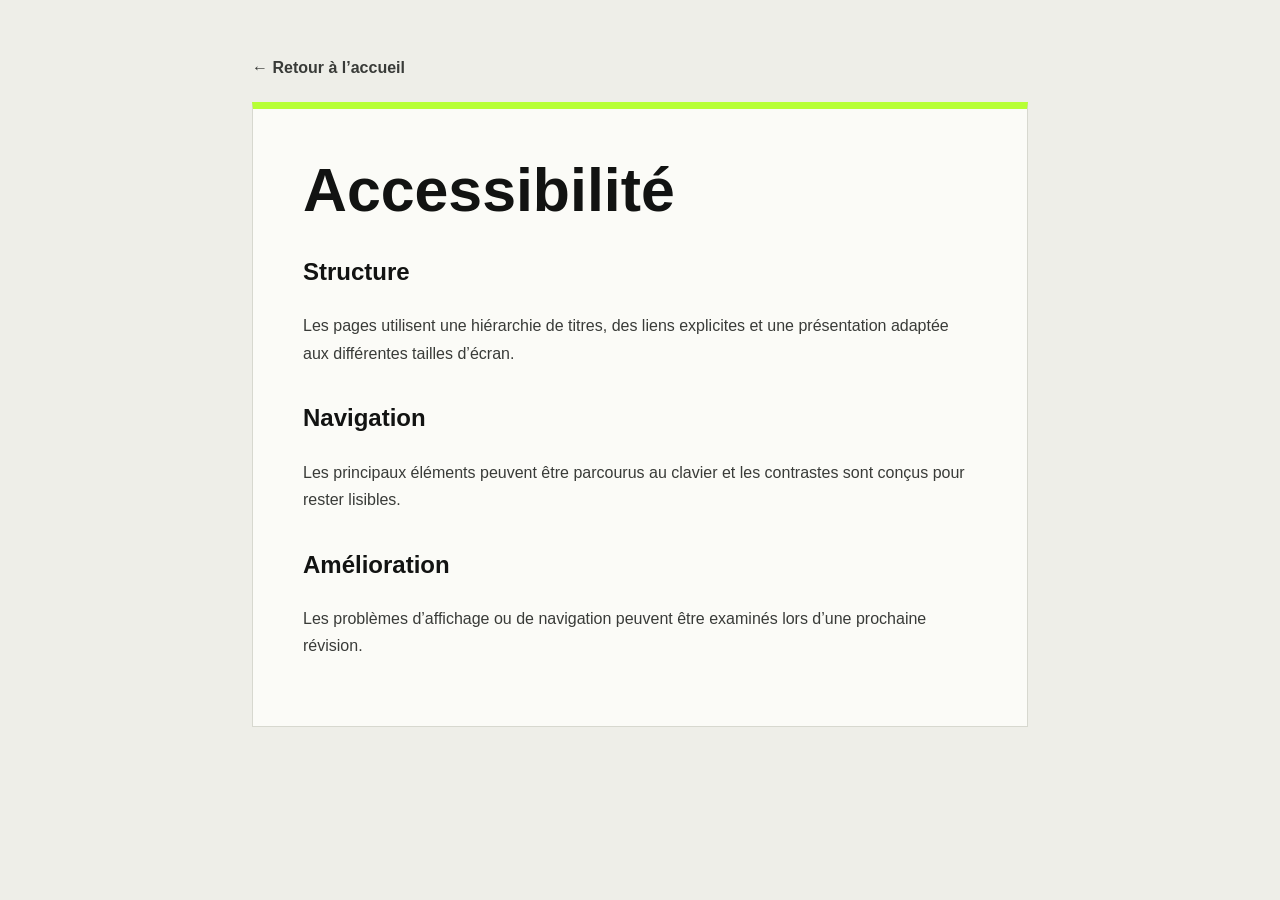
<file: accessibilite/index.html>
<!doctype html><html lang="fr"><head><meta charset="utf-8"><meta name="viewport" content="width=device-width,initial-scale=1"><title>Accessibilité</title><link rel="canonical" href="https://bookmaker-crypto.pages.dev/accessibilite/"><link rel="icon" href="../favicon.ico" sizes="any"><link rel="icon" type="image/png" href="../favicon.png"><link rel="stylesheet" href="../assets/css/site.css"><script type="application/ld+json">{"@context":"https://schema.org","@type":"WebPage","url":"https://bookmaker-crypto.pages.dev/accessibilite/","name":"Accessibilité","inLanguage":"fr-FR"}</script></head><body><main class="utility"><a class="utility-back" href="../">← Retour à l’accueil</a><div class="utility-card"><h1>Accessibilité</h1><section><h2>Structure</h2><p>Les pages utilisent une hiérarchie de titres, des liens explicites et une présentation adaptée aux différentes tailles d’écran.</p></section><section><h2>Navigation</h2><p>Les principaux éléments peuvent être parcourus au clavier et les contrastes sont conçus pour rester lisibles.</p></section><section><h2>Amélioration</h2><p>Les problèmes d’affichage ou de navigation peuvent être examinés lors d’une prochaine révision.</p></section></div></main></body></html>
</file>
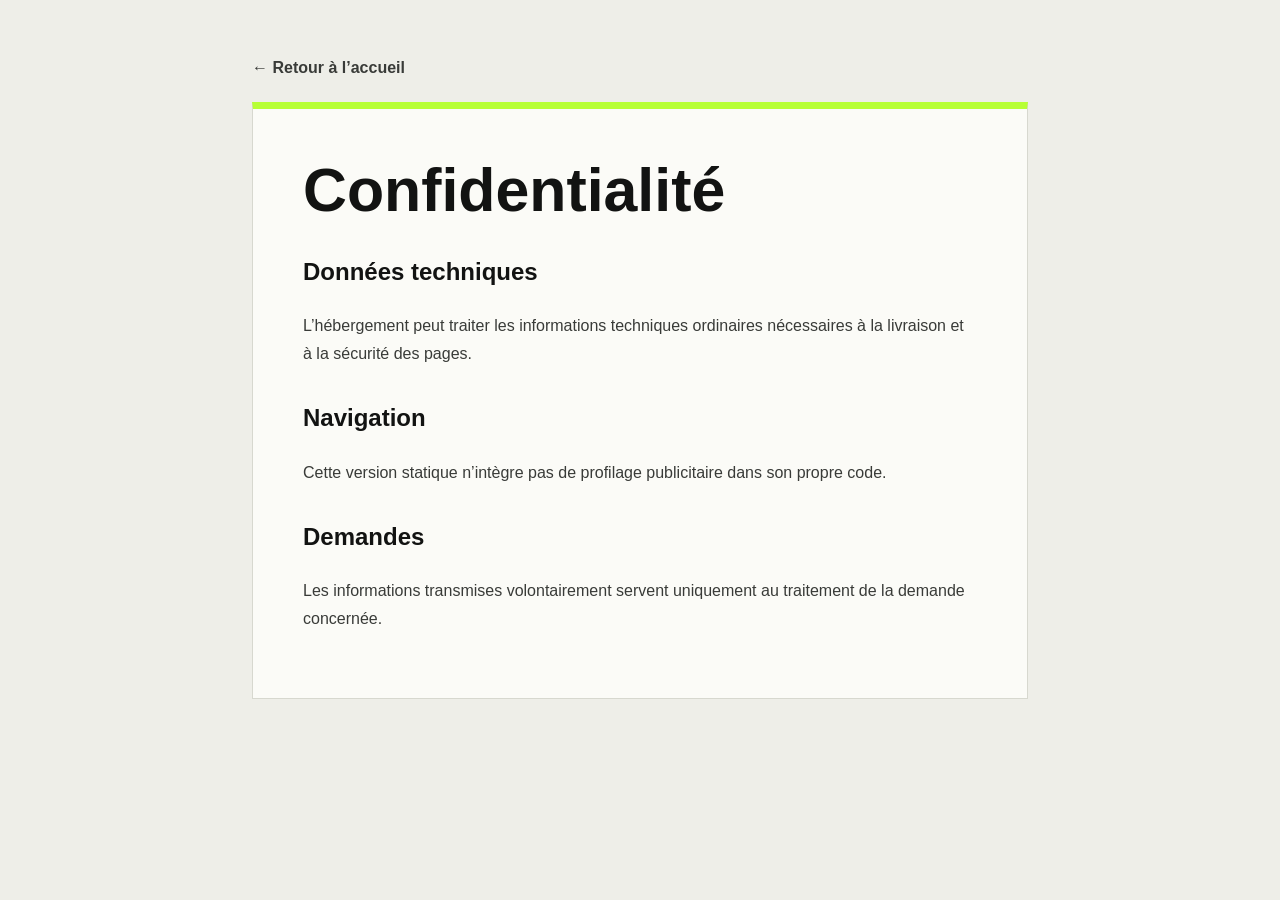
<file: confidentialite/index.html>
<!doctype html><html lang="fr"><head><meta charset="utf-8"><meta name="viewport" content="width=device-width,initial-scale=1"><title>Confidentialité</title><link rel="canonical" href="https://bookmaker-crypto.pages.dev/confidentialite/"><link rel="icon" href="../favicon.ico" sizes="any"><link rel="icon" type="image/png" href="../favicon.png"><link rel="stylesheet" href="../assets/css/site.css"><script type="application/ld+json">{"@context":"https://schema.org","@type":"WebPage","url":"https://bookmaker-crypto.pages.dev/confidentialite/","name":"Confidentialité","inLanguage":"fr-FR"}</script></head><body><main class="utility"><a class="utility-back" href="../">← Retour à l’accueil</a><div class="utility-card"><h1>Confidentialité</h1><section><h2>Données techniques</h2><p>L’hébergement peut traiter les informations techniques ordinaires nécessaires à la livraison et à la sécurité des pages.</p></section><section><h2>Navigation</h2><p>Cette version statique n’intègre pas de profilage publicitaire dans son propre code.</p></section><section><h2>Demandes</h2><p>Les informations transmises volontairement servent uniquement au traitement de la demande concernée.</p></section></div></main></body></html>
</file>
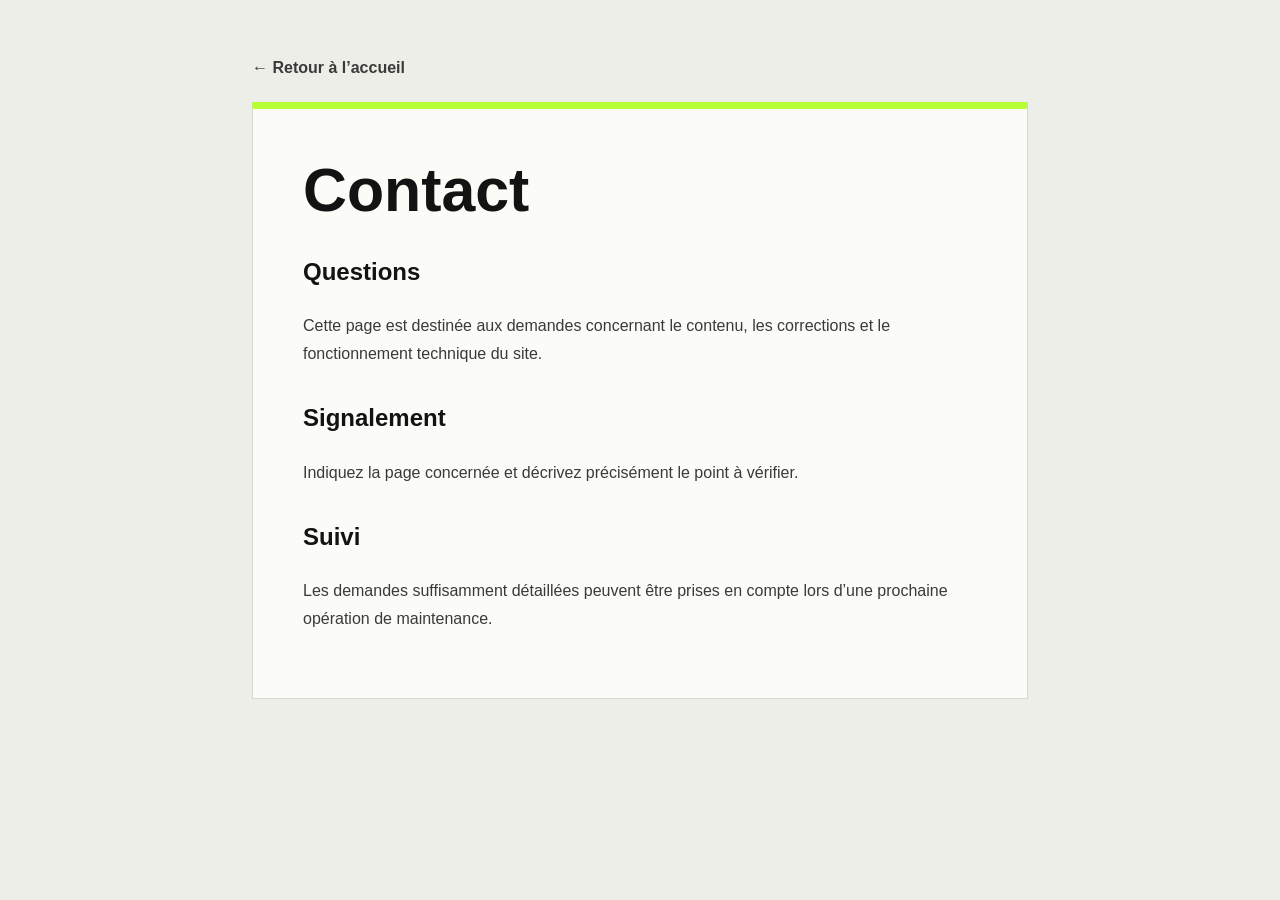
<file: contact/index.html>
<!doctype html><html lang="fr"><head><meta charset="utf-8"><meta name="viewport" content="width=device-width,initial-scale=1"><title>Contact</title><link rel="canonical" href="https://bookmaker-crypto.pages.dev/contact/"><link rel="icon" href="../favicon.ico" sizes="any"><link rel="icon" type="image/png" href="../favicon.png"><link rel="stylesheet" href="../assets/css/site.css"><script type="application/ld+json">{"@context":"https://schema.org","@type":"WebPage","url":"https://bookmaker-crypto.pages.dev/contact/","name":"Contact","inLanguage":"fr-FR"}</script></head><body><main class="utility"><a class="utility-back" href="../">← Retour à l’accueil</a><div class="utility-card"><h1>Contact</h1><section><h2>Questions</h2><p>Cette page est destinée aux demandes concernant le contenu, les corrections et le fonctionnement technique du site.</p></section><section><h2>Signalement</h2><p>Indiquez la page concernée et décrivez précisément le point à vérifier.</p></section><section><h2>Suivi</h2><p>Les demandes suffisamment détaillées peuvent être prises en compte lors d’une prochaine opération de maintenance.</p></section></div></main></body></html>
</file>
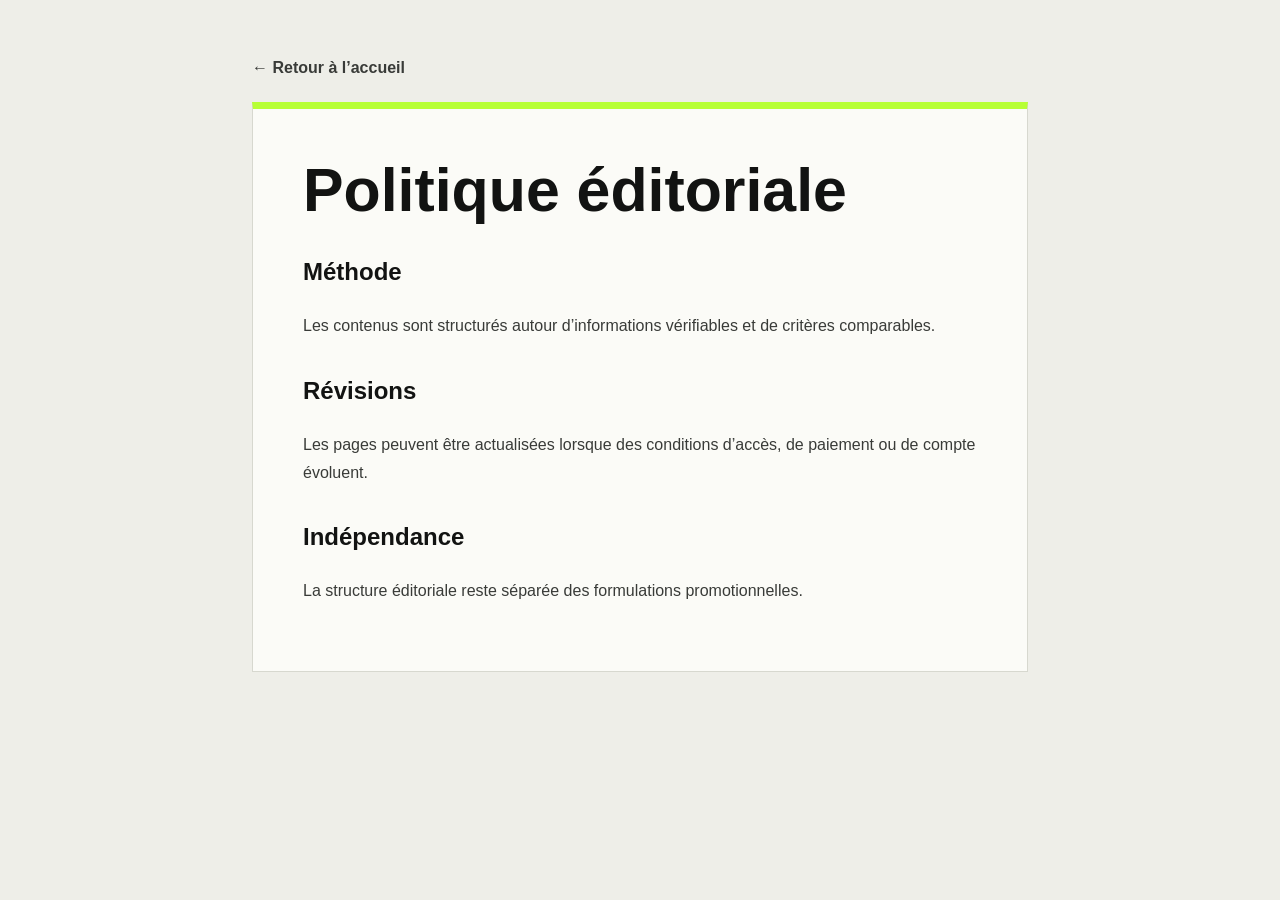
<file: politique-editoriale/index.html>
<!doctype html><html lang="fr"><head><meta charset="utf-8"><meta name="viewport" content="width=device-width,initial-scale=1"><title>Politique éditoriale</title><link rel="canonical" href="https://bookmaker-crypto.pages.dev/politique-editoriale/"><link rel="icon" href="../favicon.ico" sizes="any"><link rel="icon" type="image/png" href="../favicon.png"><link rel="stylesheet" href="../assets/css/site.css"><script type="application/ld+json">{"@context":"https://schema.org","@type":"WebPage","url":"https://bookmaker-crypto.pages.dev/politique-editoriale/","name":"Politique éditoriale","inLanguage":"fr-FR"}</script></head><body><main class="utility"><a class="utility-back" href="../">← Retour à l’accueil</a><div class="utility-card"><h1>Politique éditoriale</h1><section><h2>Méthode</h2><p>Les contenus sont structurés autour d’informations vérifiables et de critères comparables.</p></section><section><h2>Révisions</h2><p>Les pages peuvent être actualisées lorsque des conditions d’accès, de paiement ou de compte évoluent.</p></section><section><h2>Indépendance</h2><p>La structure éditoriale reste séparée des formulations promotionnelles.</p></section></div></main></body></html>
</file>
<file: assets/css/site.css>
:root{--bg:#eeeee8;--paper:#fbfbf7;--ink:#121312;--text:#393b38;--muted:#777a74;--line:#d7d8cf;--acid:#b7ff35;--green:#196f4f;--green-dark:#11553c;--max:1200px}
*{box-sizing:border-box}html{scroll-behavior:smooth}
body{margin:0;background:var(--bg);color:var(--text);font-family:Inter,ui-sans-serif,-apple-system,BlinkMacSystemFont,"Segoe UI",Roboto,Arial,sans-serif;line-height:1.72}
a{color:inherit}.skip-link{position:absolute;left:-9999px;top:10px}.skip-link:focus{left:12px;z-index:100;background:#fff;padding:10px 14px}
main{max-width:var(--max);margin:0 auto;padding:26px 22px 76px}
.hero{padding:clamp(40px,7vw,86px);background:var(--ink);color:#fff;border-left:12px solid var(--acid)}
.hero h1{max-width:920px;margin:0;font-size:clamp(2.55rem,6vw,5.4rem);line-height:.96;letter-spacing:-.055em}
.hero p{max-width:690px;margin:24px 0 0;color:#cfd1cc;font-size:1.04rem}
.layout{display:grid;grid-template-columns:220px minmax(0,1fr);gap:28px;margin-top:26px;align-items:start}
.toc{position:sticky;top:18px;padding:18px 16px;border-top:4px solid var(--acid);background:#dedfd7}
.toc-title{margin-bottom:9px;color:var(--ink);font-size:.76rem;font-weight:900;letter-spacing:.08em;text-transform:uppercase}
.toc a{display:block;padding:9px 0;border-top:1px solid #c9cbc2;color:#51534f;text-decoration:none;font-size:.85rem;line-height:1.28}.toc a:hover{color:#000}
.article{min-width:0;padding:clamp(26px,4vw,52px);background:var(--paper);border:1px solid var(--line)}
.article h2{margin:2.2em 0 .68em;padding-left:18px;border-left:5px solid var(--acid);color:var(--ink);font-size:clamp(1.7rem,3vw,2.5rem);line-height:1.15;letter-spacing:-.03em}
.article h3{margin:1.85em 0 .5em;color:var(--ink);font-size:1.26rem;line-height:1.3}.article p{margin:0 0 1.08em}.article ul,.article ol{margin:1rem 0 1.4rem;padding-left:1.4rem}.article li{margin:.45rem 0}
.article blockquote{margin:1.5rem 0;padding:18px 20px;border:1px solid #cfd1c8;background:#f1f2ec;box-shadow:6px 6px 0 var(--acid)}
.article table{width:100%;margin:1.4rem 0 1.9rem;border-collapse:collapse;font-size:.91rem}.article th,.article td{padding:12px 13px;border:1px solid var(--line);text-align:left;vertical-align:top}.article th{background:#191a18;color:#fff}
.offers{margin:1.7rem 0 2.8rem}.offers-title-row{margin-bottom:14px}.offers-title-row h2{margin:0!important;padding:0!important;border:0!important;font-size:1.65rem!important}.offers-title-row p{margin:4px 0 0;color:var(--muted);font-size:.88rem}
.offer-grid{display:grid;grid-template-columns:repeat(2,minmax(0,1fr));gap:12px}
.offer-card{display:grid;grid-template-columns:72px 1fr;grid-template-areas:"logo name" "logo rating" "bonus bonus" "cta cta";gap:7px 14px;padding:16px;border:1px solid #d4d6ce;background:#fff}
.logo-box{grid-area:logo;width:72px;height:72px;display:grid;place-items:center;overflow:hidden;box-shadow:inset 0 0 0 1px rgba(18,19,18,.08)}.logo-box img{width:78%;height:78%;object-fit:contain}
.brand{grid-area:name;align-self:end;color:var(--ink);font-size:1.08rem;font-weight:900}
.rating{grid-area:rating;display:flex;align-items:center;gap:7px;align-self:start;color:var(--muted);font-size:.83rem}
.stars{--fill:100%;position:relative;font-size:15px;letter-spacing:1px;color:#d5d7cf}.stars::before{content:"★★★★★"}.stars::after{content:"★★★★★";position:absolute;left:0;top:0;width:var(--fill);overflow:hidden;white-space:nowrap;color:#f2ad31}
.bonus-col{grid-area:bonus;margin-top:7px;padding-top:12px;border-top:1px solid #e1e2dc}.bonus-label{margin-bottom:2px;color:#7d8079;font-size:.67rem;font-weight:900;letter-spacing:.07em;text-transform:uppercase}.bonus-text{color:#252724;font-weight:760;line-height:1.32}
.cta-col{grid-area:cta}.cta{display:flex;align-items:center;justify-content:center;min-height:47px;margin-top:6px;background:var(--green);color:#fff!important;text-decoration:none;font-weight:900}.cta:hover{background:var(--green-dark)}
.affiliate-error{grid-column:1/-1;padding:17px;border:1px solid #e3bcbc;background:#fff2f2;color:#8b3535;text-align:center}
.skeleton-card{grid-template-areas:"logo name" "logo rating" "bonus bonus" "cta cta"}.skeleton{position:relative;overflow:hidden;background:#e7e8e2}.skeleton::after{content:"";position:absolute;inset:0;transform:translateX(-100%);background:linear-gradient(90deg,transparent,rgba(255,255,255,.72),transparent);animation:shimmer 1.2s infinite}.logo-s{grid-area:logo;width:72px;height:72px}.name-s{grid-area:name;height:24px;align-self:end}.bonus-s{grid-area:bonus;height:48px;margin-top:10px}.button-s{grid-area:cta;height:47px;margin-top:6px}@keyframes shimmer{100%{transform:translateX(100%)}}
.footer{max-width:var(--max);margin:0 auto 28px;padding:24px 22px;display:flex;justify-content:space-between;gap:20px;border-top:4px solid var(--acid);background:#181918;color:#d4d5d1}.footer nav{display:flex;flex-wrap:wrap;gap:10px 18px}.footer a{color:#fff;text-decoration:none}.footer a:hover{text-decoration:underline}
.utility{max-width:820px;margin:0 auto;padding:54px 22px 76px}.utility-card{padding:clamp(26px,5vw,50px);background:var(--paper);border:1px solid var(--line);border-top:7px solid var(--acid)}.utility h1{margin:0 0 24px;color:var(--ink);font-size:clamp(2.2rem,5vw,3.8rem);line-height:1.03}.utility h2{margin-top:30px;color:var(--ink)}.utility-back{display:inline-block;margin-bottom:20px;font-weight:800;text-decoration:none}
@media(max-width:900px){.layout{grid-template-columns:1fr}.toc{position:static}.offer-grid{grid-template-columns:1fr}}
@media(max-width:620px){main{padding:14px 12px 50px}.hero{padding:34px 23px;border-left-width:8px}.article{padding:22px 17px}.article table{display:block;overflow-x:auto}.footer{margin:0 12px 18px;flex-direction:column}}
</file>
